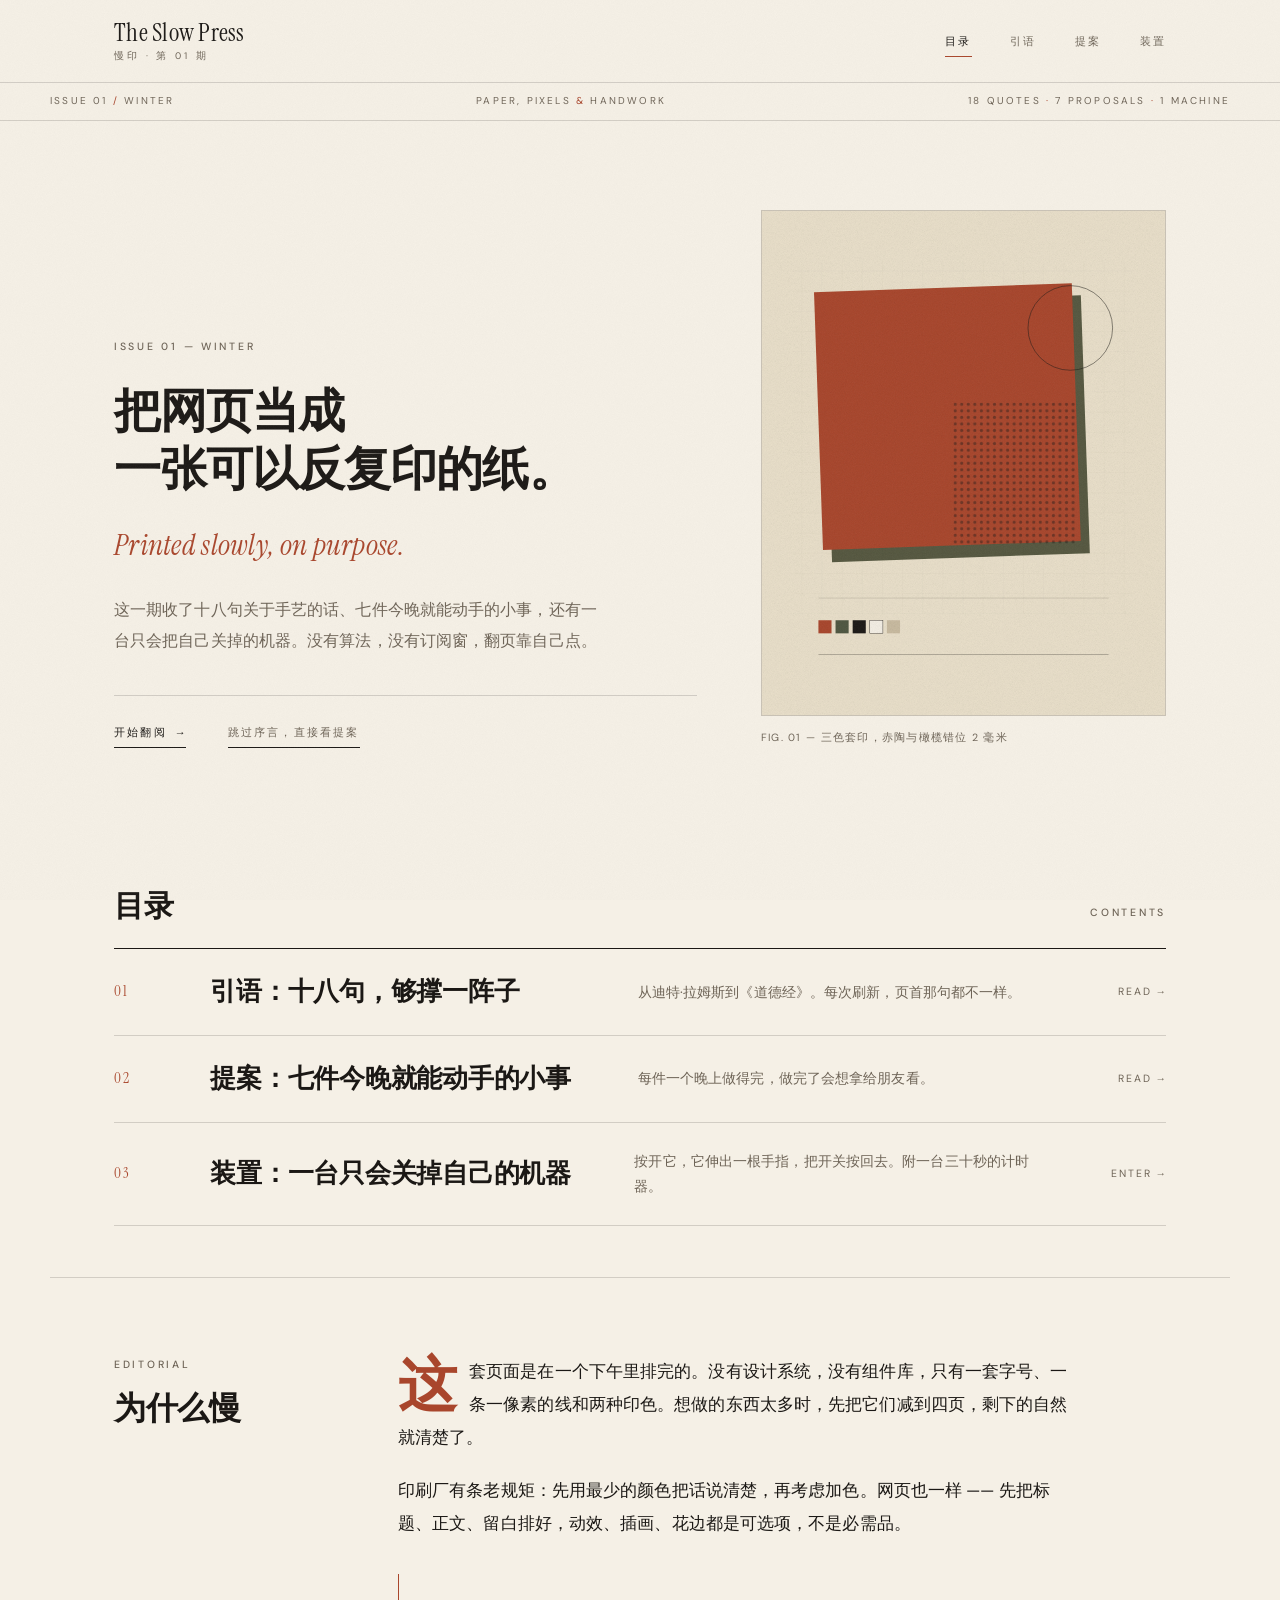
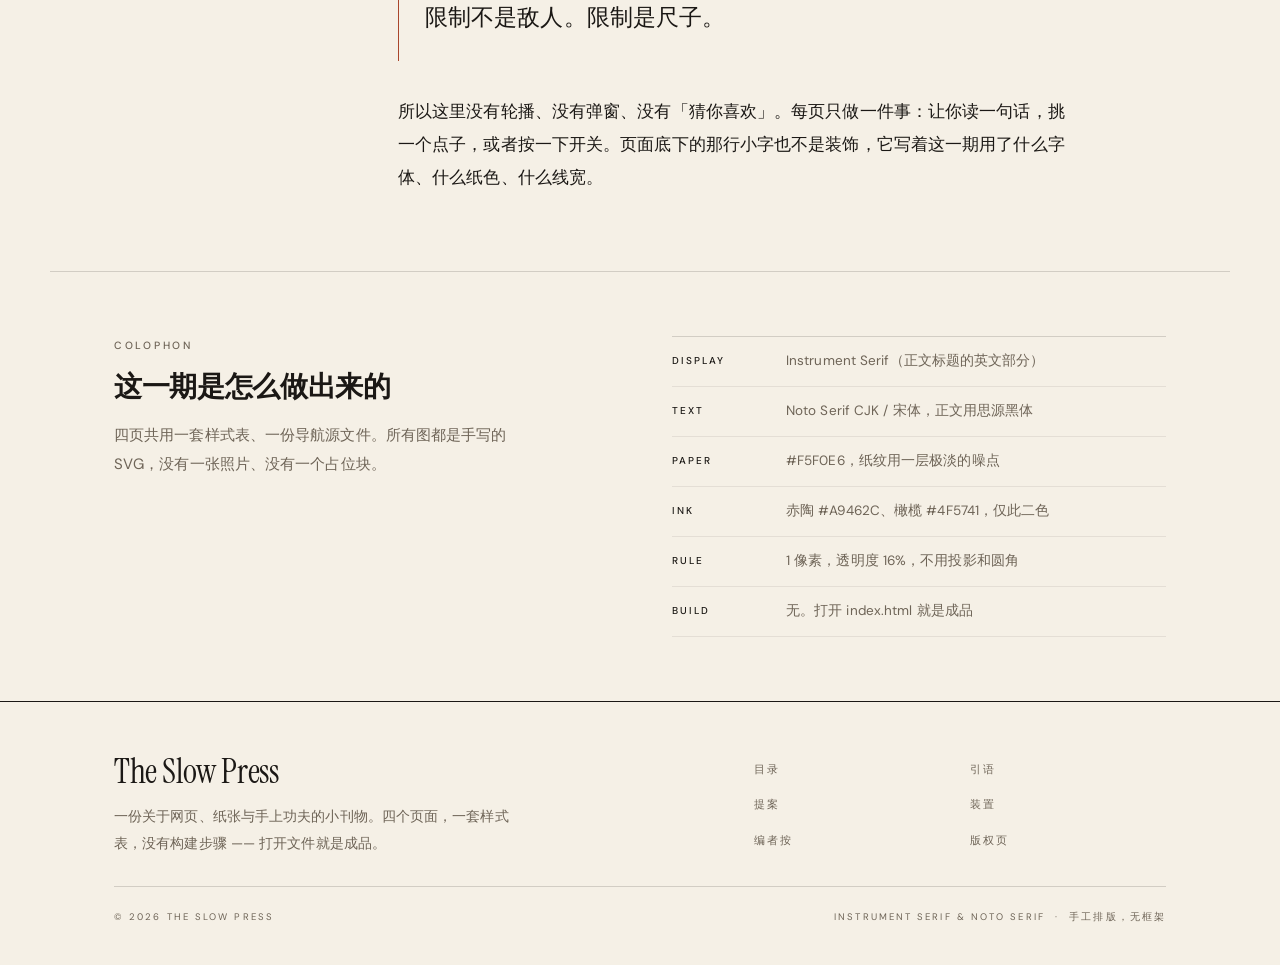
<file: index.html>
<!DOCTYPE html>
<html lang="zh-CN">
<head>
<meta charset="UTF-8">
<meta name="viewport" content="width=device-width, initial-scale=1">
<title>The Slow Press · 慢印</title>
<meta name="description" content="一份关于网页、纸张与手上功夫的小刊物：十八句引语、七件今晚就能动手的小事，和一台只会把自己关掉的机器。">
<meta name="theme-color" content="#F5F0E6">
<link rel="icon" href="assets/favicon.svg" type="image/svg+xml">
<link rel="stylesheet" href="style.css">
</head>
<body>

<div id="site-nav"></div>

<main>

  <!-- ---------- 开篇 ---------- -->
  <section class="shell hero">
    <div class="hero-copy">
      <p class="label rise">Issue 01 — Winter</p>

      <h1 class="rise rise-2">把网页当成<br>一张可以反复印的纸。</h1>

      <p class="hero-en rise rise-3" style="font-family:var(--display);font-style:italic;font-size:clamp(20px,2.3vw,29px);color:var(--terracotta);margin:-6px 0 22px;letter-spacing:.01em;">Printed slowly, on purpose.</p>

      <p class="lede rise rise-3">这一期收了十八句关于手艺的话、七件今晚就能动手的小事，还有一台只会把自己关掉的机器。没有算法，没有订阅窗，翻页靠自己点。</p>

      <div class="hero-bottom rise rise-4">
        <a class="textlink" href="quotes.html">开始翻阅 <span class="arrow" aria-hidden="true">→</span></a>
        <a class="textlink" href="project.html" style="color:var(--muted)">跳过序言，直接看提案</a>
      </div>
    </div>

    <figure class="hero-fig rise rise-3">
      <img src="assets/print-01.svg" width="800" height="1000"
           alt="米色纸面上，一方赤陶色块与一方橄榄色块错位交叠，右下压着半调网点，右上有一圈细线，底部排着四格印刷色标。">
      <figcaption class="figcap">Fig. 01 — 三色套印，赤陶与橄榄错位 2 毫米</figcaption>
    </figure>
  </section>

  <!-- ---------- 目录 ---------- -->
  <section class="shell contents" id="contents">
    <div class="contents-head">
      <h2>目录</h2>
      <p class="label">Contents</p>
    </div>

    <div class="toc">
      <a class="toc-row" href="quotes.html">
        <span class="toc-num">01</span>
        <span class="toc-title">引语：十八句，够撑一阵子</span>
        <span class="toc-desc">从迪特·拉姆斯到《道德经》。每次刷新，页首那句都不一样。</span>
        <span class="toc-go">Read →</span>
      </a>

      <a class="toc-row" href="project.html">
        <span class="toc-num">02</span>
        <span class="toc-title">提案：七件今晚就能动手的小事</span>
        <span class="toc-desc">每件一个晚上做得完，做完了会想拿给朋友看。</span>
        <span class="toc-go">Read →</span>
      </a>

      <a class="toc-row" href="machine.html">
        <span class="toc-num">03</span>
        <span class="toc-title">装置：一台只会关掉自己的机器</span>
        <span class="toc-desc">按开它，它伸出一根手指，把开关按回去。附一台三十秒的计时器。</span>
        <span class="toc-go">Enter →</span>
      </a>
    </div>
  </section>

  <!-- ---------- 编者按 ---------- -->
  <section class="shell editorial" id="editorial">
    <div>
      <p class="label">Editorial</p>
      <h2 style="font-size:clamp(24px,2.6vw,32px);margin-top:16px;">为什么慢</h2>
    </div>

    <div class="editorial-body">
      <p class="drop">这套页面是在一个下午里排完的。没有设计系统，没有组件库，只有一套字号、一条一像素的线和两种印色。想做的东西太多时，先把它们减到四页，剩下的自然就清楚了。</p>

      <p>印刷厂有条老规矩：先用最少的颜色把话说清楚，再考虑加色。网页也一样 —— 先把标题、正文、留白排好，动效、插画、花边都是可选项，不是必需品。</p>

      <blockquote class="pull">限制不是敌人。限制是尺子。</blockquote>

      <p>所以这里没有轮播、没有弹窗、没有「猜你喜欢」。每页只做一件事：让你读一句话，挑一个点子，或者按一下开关。页面底下的那行小字也不是装饰，它写着这一期用了什么字体、什么纸色、什么线宽。</p>
    </div>
  </section>

  <!-- ---------- 版权页 ---------- -->
  <section class="shell afterword" id="colophon">
    <div>
      <p class="label">Colophon</p>
      <h2 style="font-size:clamp(22px,2.4vw,28px);margin:16px 0 18px;">这一期是怎么做出来的</h2>
      <p style="font-size:15px;line-height:1.95;color:var(--muted);max-width:44ch;">四页共用一套样式表、一份导航源文件。所有图都是手写的 SVG，没有一张照片、没有一个占位块。</p>
    </div>

    <div>
      <ul class="device-specs" style="margin-top:0;">
        <li><b>Display</b><span>Instrument Serif（正文标题的英文部分）</span></li>
        <li><b>Text</b><span>Noto Serif CJK / 宋体，正文用思源黑体</span></li>
        <li><b>Paper</b><span>#F5F0E6，纸纹用一层极淡的噪点</span></li>
        <li><b>Ink</b><span>赤陶 #A9462C、橄榄 #4F5741，仅此二色</span></li>
        <li><b>Rule</b><span>1 像素，透明度 16%，不用投影和圆角</span></li>
        <li><b>Build</b><span>无。打开 index.html 就是成品</span></li>
      </ul>
    </div>
  </section>

</main>

<div id="site-foot"></div>

<script src="nav.js"></script>
</body>
</html>
</file>
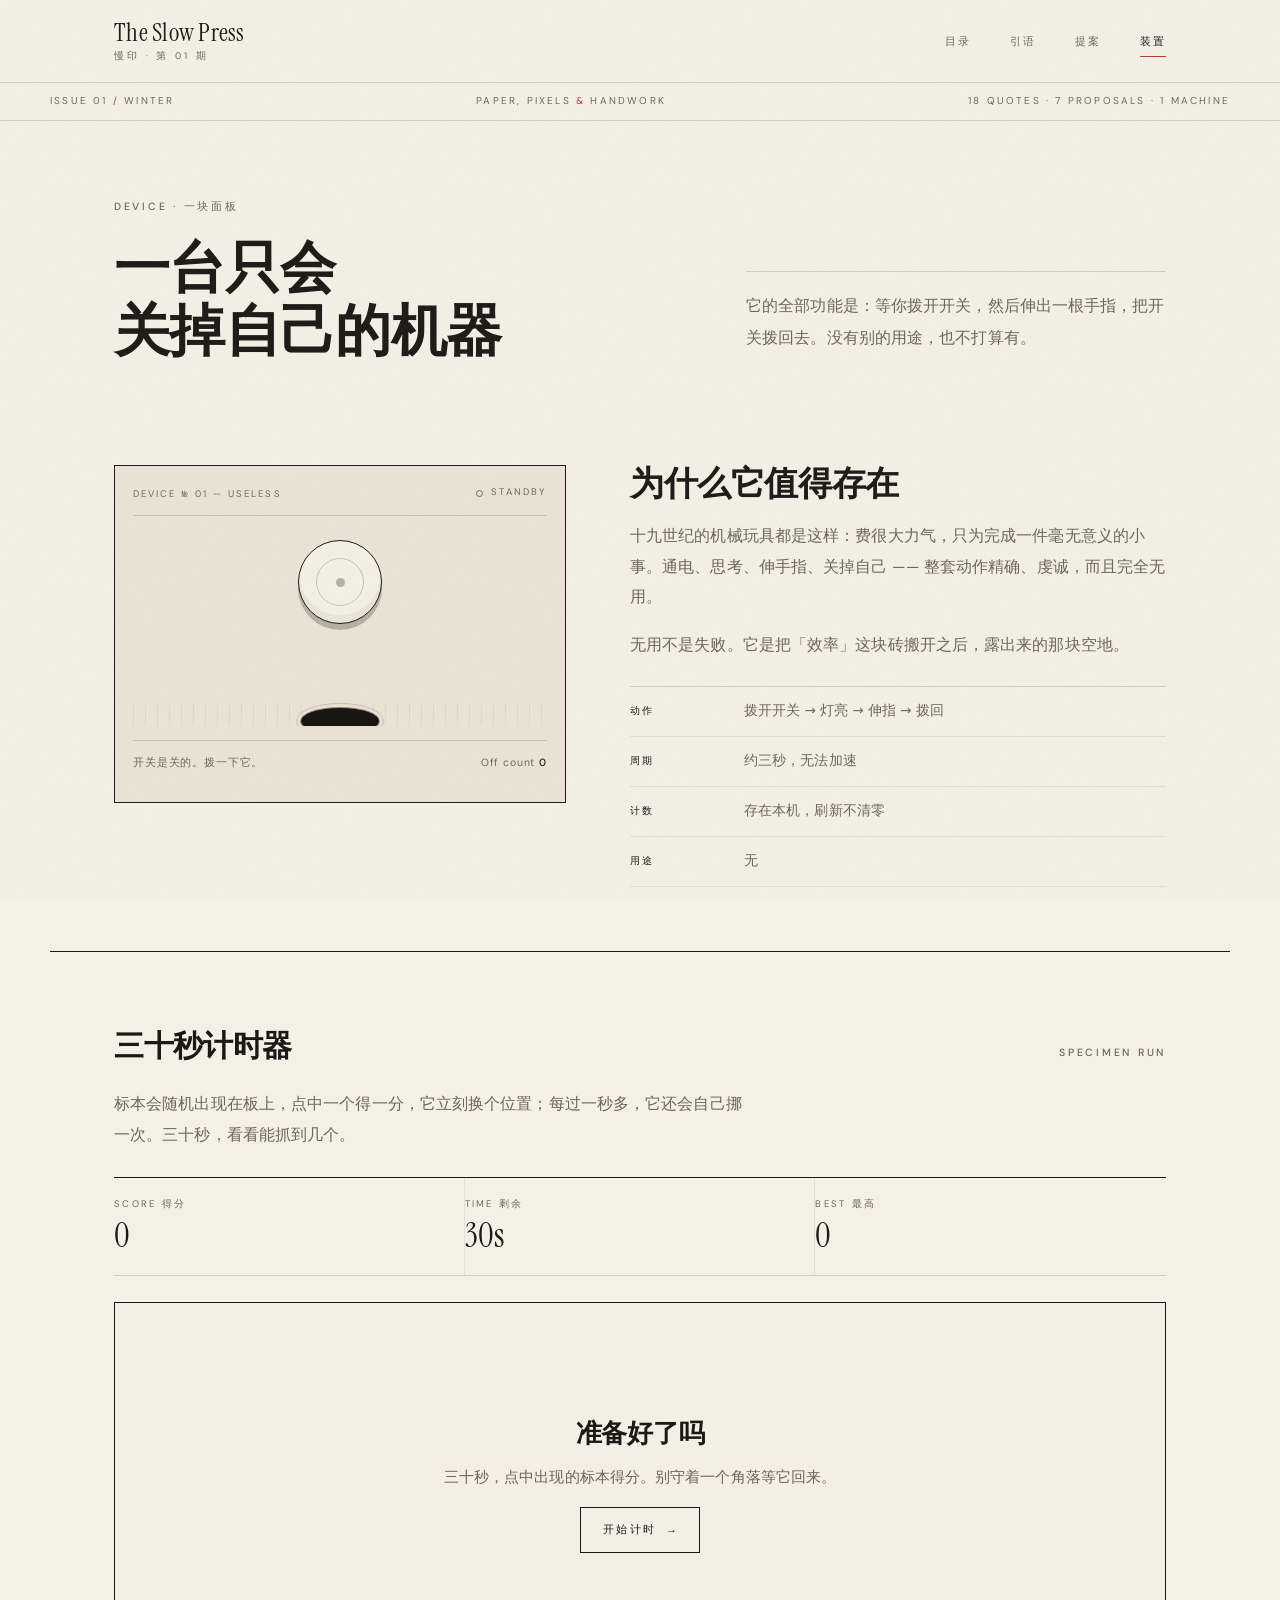
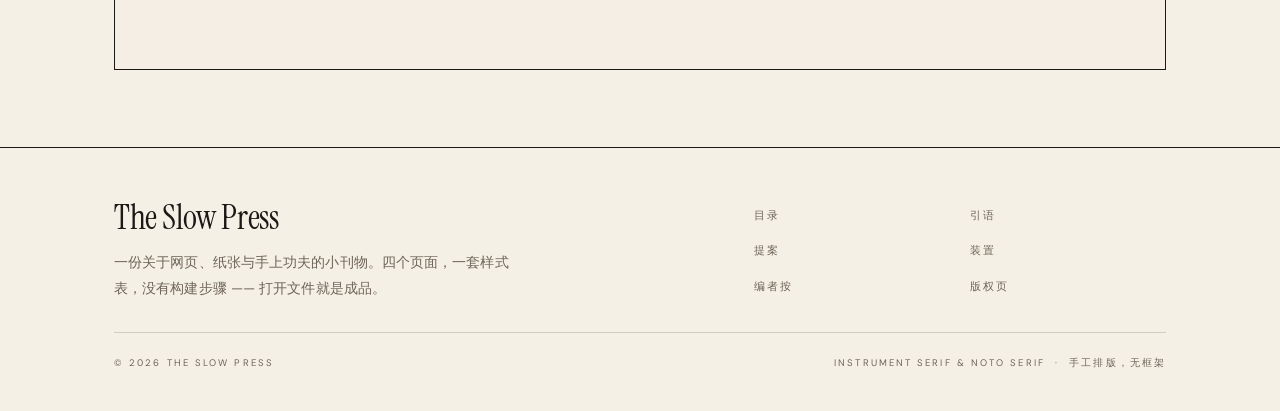
<file: machine.html>
<!DOCTYPE html>
<html lang="zh-CN">
<head>
<meta charset="UTF-8">
<meta name="viewport" content="width=device-width, initial-scale=1">
<title>装置 · The Slow Press</title>
<meta name="description" content="一台只会把自己关掉的机器，以及一台三十秒的计时器：点中出现的标本就得一分。">
<meta name="theme-color" content="#F5F0E6">
<link rel="icon" href="assets/favicon.svg" type="image/svg+xml">
<link rel="stylesheet" href="style.css">
</head>
<body>

<div id="site-nav"></div>

<main>

  <section class="shell page-head">
    <div>
      <p class="label rise">Device <span style="color:var(--terracotta)">·</span> 一块面板</p>
      <h1 class="rise rise-2">一台只会<br>关掉自己的机器</h1>
    </div>
    <div class="page-head-note rise rise-3">
      <p class="lede" style="max-width:none;">它的全部功能是：等你拨开开关，然后伸出一根手指，把开关拨回去。没有别的用途，也不打算有。</p>
    </div>
  </section>

  <!-- ---------- 装置 ---------- -->
  <section class="shell device-layout">

    <div class="device">
      <div class="device-plate">
        <span>Device № 01 — Useless</span>
        <span class="device-lamp" id="lamp"><i aria-hidden="true"></i><span id="lampText">Standby</span></span>
      </div>

      <div class="device-stage">
        <button class="press" id="powerSwitch" type="button" role="switch" aria-checked="false" aria-label="电源按钮">
          <span class="press-face" aria-hidden="true"></span>
        </button>

        <div class="arm" id="arm" aria-hidden="true">
          <div class="arm-finger"><span class="arm-nail"></span></div>
          <div class="arm-cuff"></div>
        </div>

        <div class="port" aria-hidden="true"></div>
      </div>

      <div class="device-readout">
        <span id="statusText" role="status" aria-live="polite">开关是关的。拨一下它。</span>
        <span>Off count <strong id="offCount">0</strong></span>
      </div>
    </div>

    <div class="device-side">
      <h2>为什么它值得存在</h2>
      <p>十九世纪的机械玩具都是这样：费很大力气，只为完成一件毫无意义的小事。通电、思考、伸手指、关掉自己 —— 整套动作精确、虔诚，而且完全无用。</p>
      <p>无用不是失败。它是把「效率」这块砖搬开之后，露出来的那块空地。</p>

      <ul class="device-specs">
        <li><b>动作</b><span>拨开开关 → 灯亮 → 伸指 → 拨回</span></li>
        <li><b>周期</b><span>约三秒，无法加速</span></li>
        <li><b>计数</b><span>存在本机，刷新不清零</span></li>
        <li><b>用途</b><span>无</span></li>
      </ul>
    </div>
  </section>

  <!-- ---------- 计时器 ---------- -->
  <section class="shell experiment" id="experiment">
    <div class="exp-head">
      <h2>三十秒计时器</h2>
      <p class="label">Specimen Run</p>
    </div>

    <p class="lede" style="max-width:58ch;margin-bottom:26px;">标本会随机出现在板上，点中一个得一分，它立刻换个位置；每过一秒多，它还会自己挪一次。三十秒，看看能抓到几个。</p>

    <div class="exp-stats">
      <div class="exp-stat"><span>Score 得分</span><strong id="score">0</strong></div>
      <div class="exp-stat"><span>Time 剩余</span><strong id="time">30s</strong></div>
      <div class="exp-stat"><span>Best 最高</span><strong id="best">0</strong></div>
    </div>

    <div class="arena" id="arena">
      <button class="specimen" id="specimen" type="button" aria-label="点中标本得分" hidden>01</button>

      <div class="arena-veil" id="veil">
        <h3 id="veilTitle">准备好了吗</h3>
        <p id="veilText">三十秒，点中出现的标本得分。别守着一个角落等它回来。</p>
        <button class="btn-line" id="startBtn" type="button">开始计时 <span aria-hidden="true">→</span></button>
      </div>
    </div>
  </section>

</main>

<div id="site-foot"></div>

<script src="nav.js"></script>
<script src="machine.js"></script>
</body>
</html>
</file>
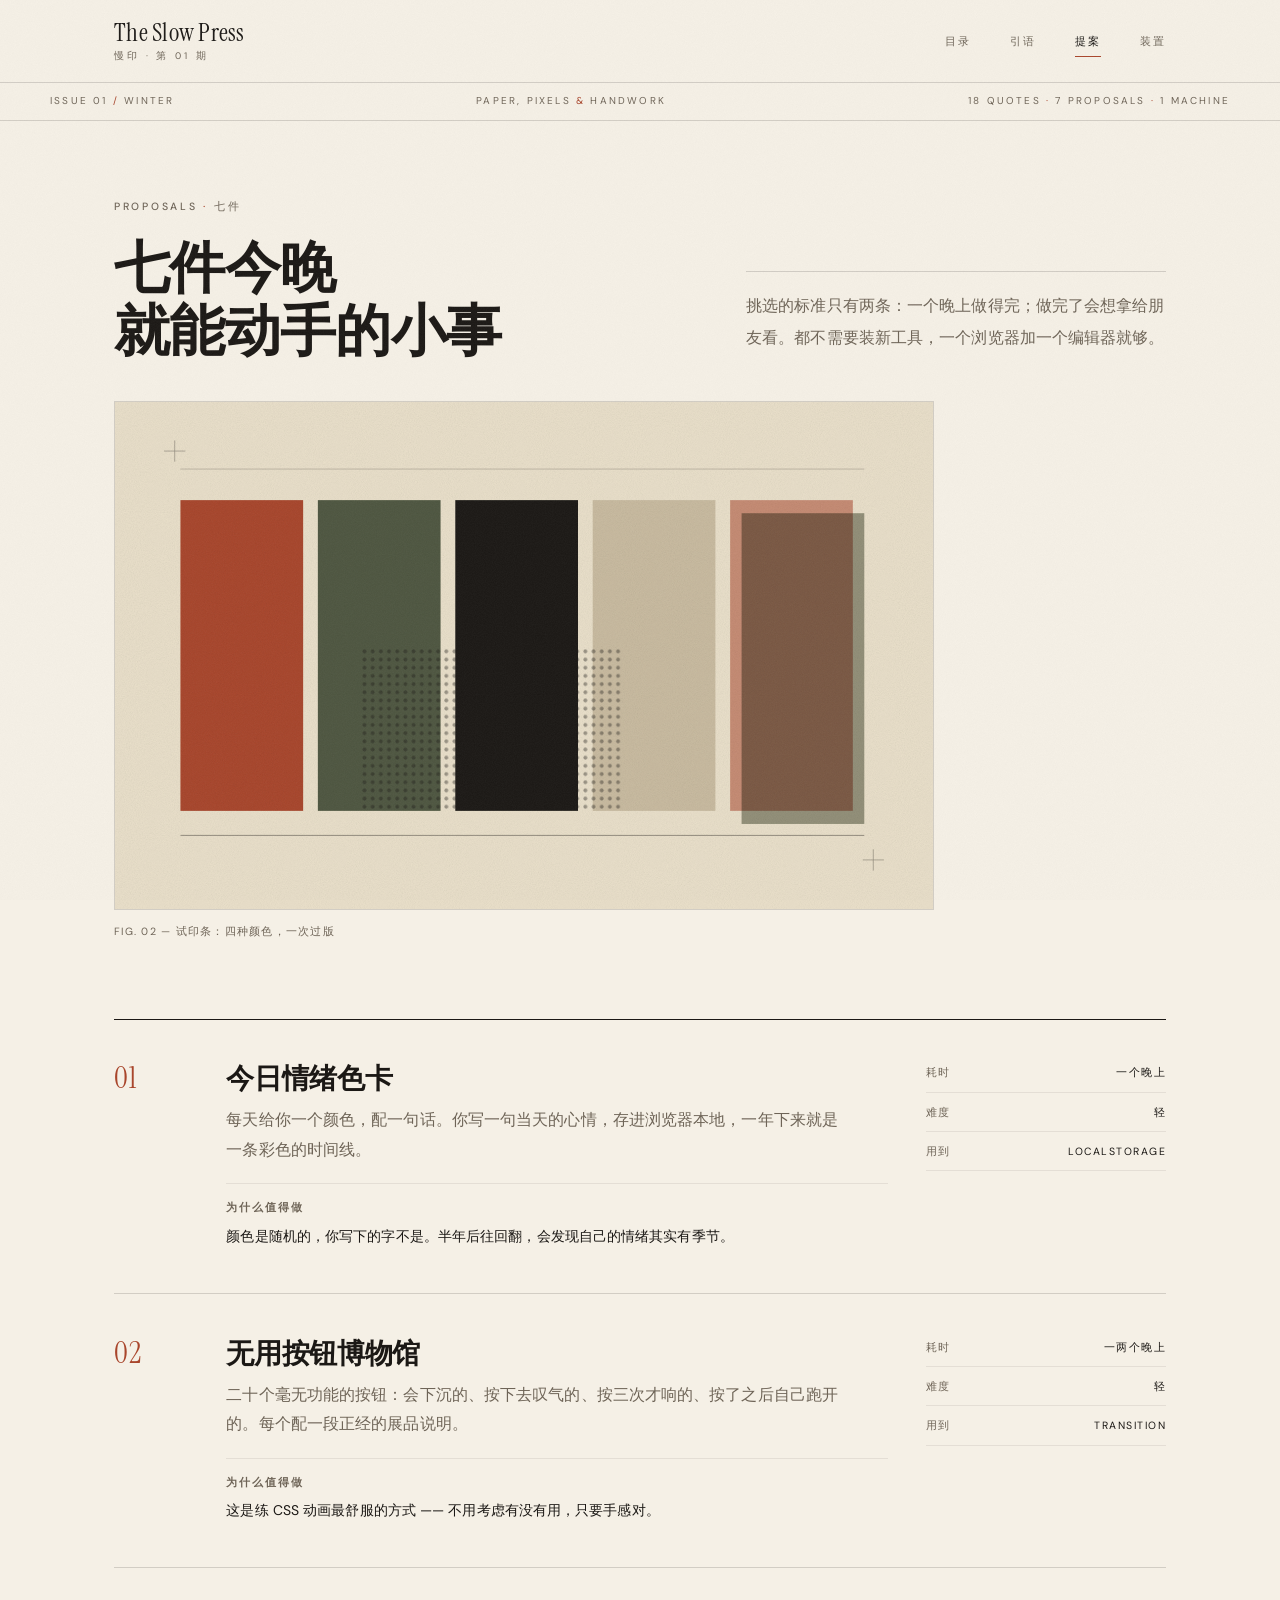
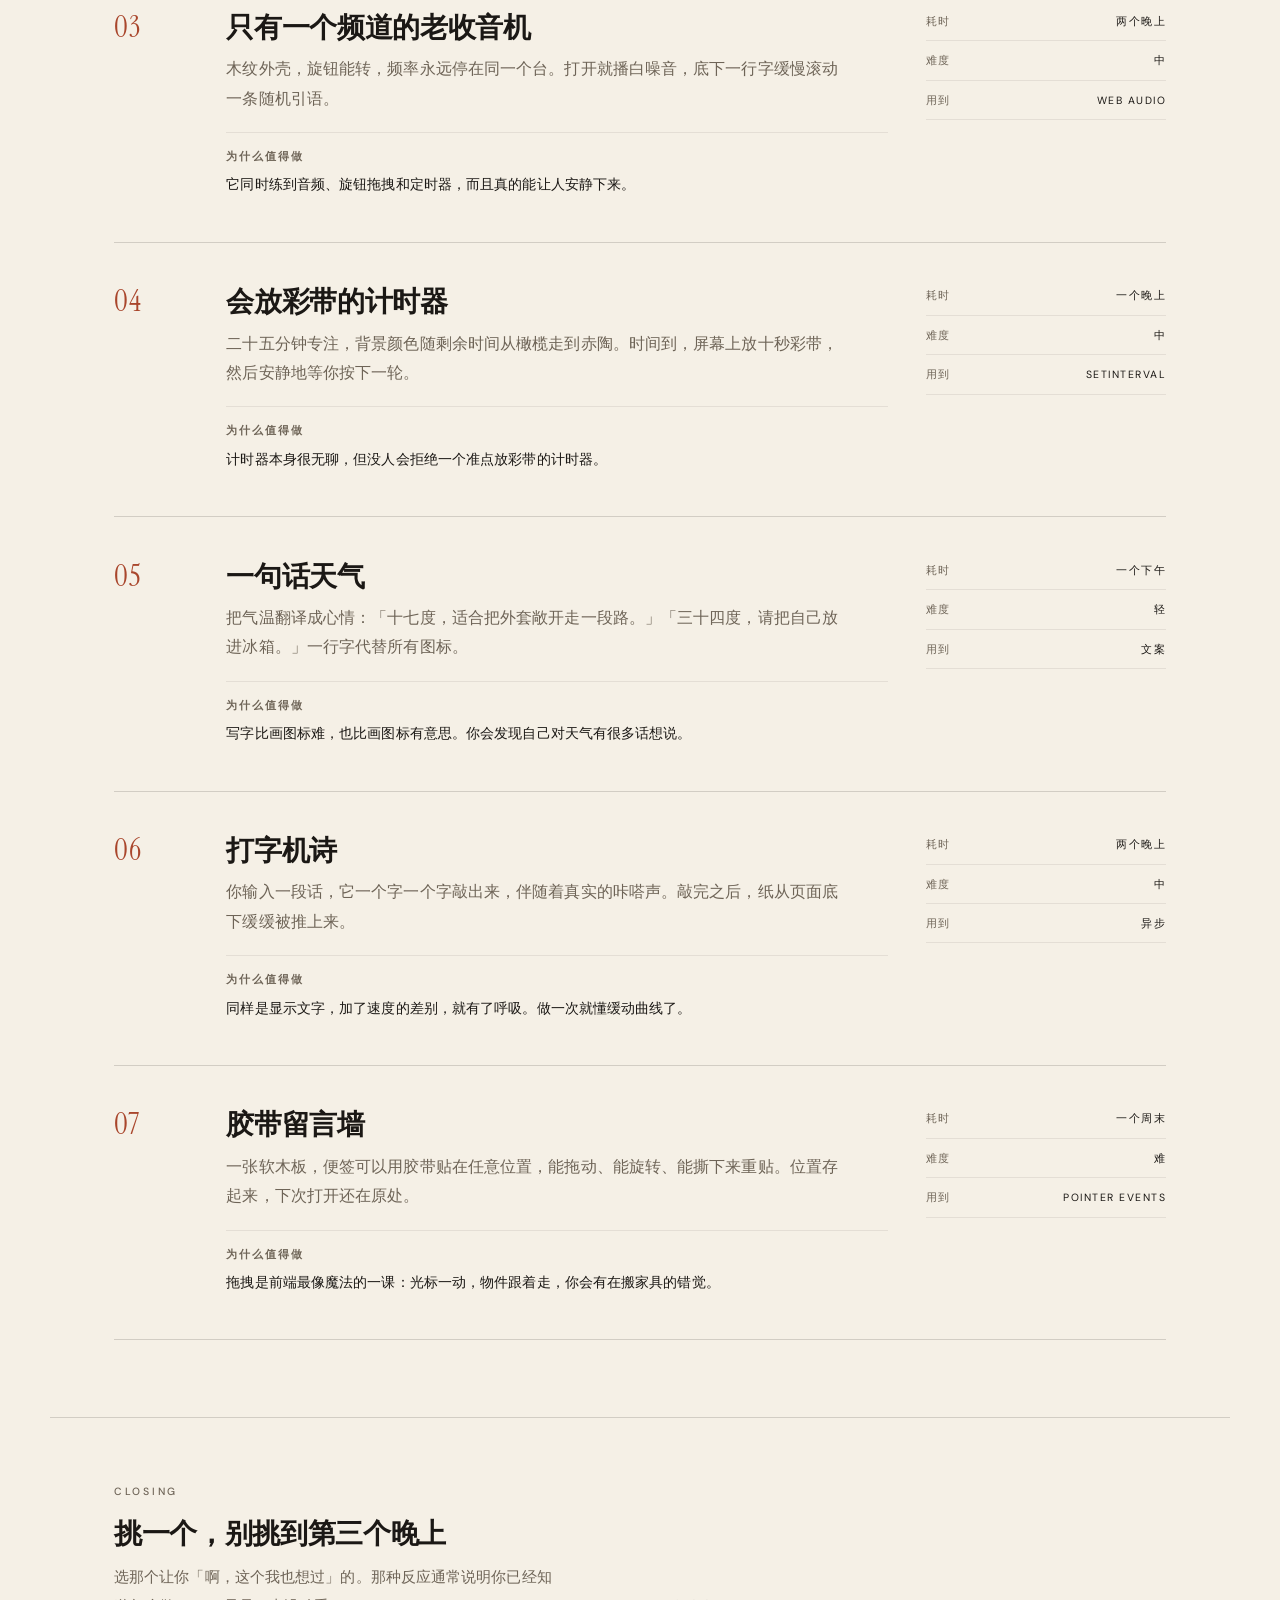
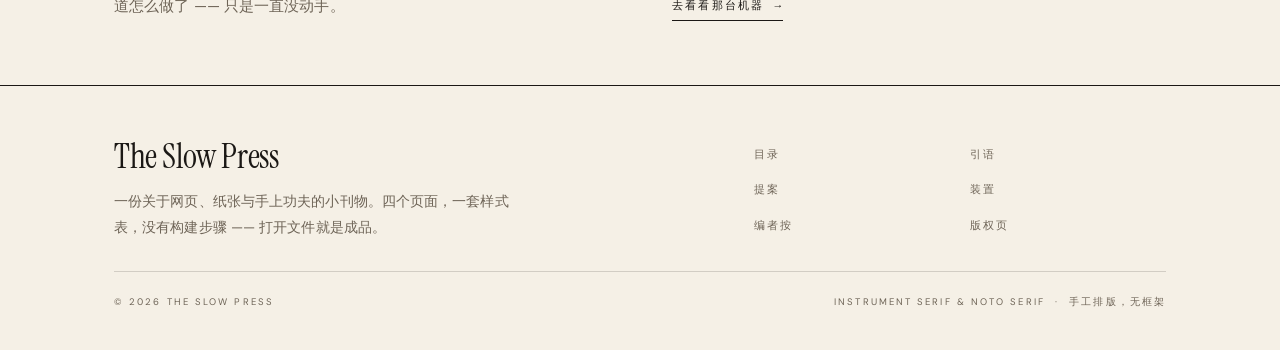
<file: project.html>
<!DOCTYPE html>
<html lang="zh-CN">
<head>
<meta charset="UTF-8">
<meta name="viewport" content="width=device-width, initial-scale=1">
<title>提案 · The Slow Press</title>
<meta name="description" content="七件今晚就能动手的小事：情绪色卡、无用按钮、单频道收音机、会放彩带的计时器、一句话天气、打字机诗和胶带留言墙。">
<meta name="theme-color" content="#F5F0E6">
<link rel="icon" href="assets/favicon.svg" type="image/svg+xml">
<link rel="stylesheet" href="style.css">
</head>
<body>

<div id="site-nav"></div>

<main>

  <section class="shell page-head">
    <div>
      <p class="label rise">Proposals <span style="color:var(--terracotta)">·</span> 七件</p>
      <h1 class="rise rise-2">七件今晚<br>就能动手的小事</h1>
    </div>

    <div class="page-head-note rise rise-3">
      <p class="lede" style="max-width:none;">挑选的标准只有两条：一个晚上做得完；做完了会想拿给朋友看。都不需要装新工具，一个浏览器加一个编辑器就够。</p>
    </div>
  </section>

  <figure class="shell" style="margin:0 auto;padding-inline:var(--gutter);">
    <img src="assets/print-02.svg" width="1000" height="620"
         alt="四条并排色带：赤陶、橄榄、墨黑与浅沙色，右侧两格色带有意错位，交叠处压着半调网点。"
         style="border:1px solid var(--rule);width:100%;max-width:820px;">
    <figcaption class="figcap" style="max-width:820px;">Fig. 02 — 试印条：四种颜色，一次过版</figcaption>
  </figure>

  <section class="shell projects">

    <article class="project-row">
      <span class="project-index">01</span>
      <div class="project-main">
        <h3>今日情绪色卡</h3>
        <p>每天给你一个颜色，配一句话。你写一句当天的心情，存进浏览器本地，一年下来就是一条彩色的时间线。</p>
        <div class="project-note">
          <b>为什么值得做</b>
          颜色是随机的，你写下的字不是。半年后往回翻，会发现自己的情绪其实有季节。
        </div>
      </div>
      <ul class="project-meta">
        <li><span>耗时</span><span>一个晚上</span></li>
        <li><span>难度</span><span>轻</span></li>
        <li><span>用到</span><span>localStorage</span></li>
      </ul>
    </article>

    <article class="project-row">
      <span class="project-index">02</span>
      <div class="project-main">
        <h3>无用按钮博物馆</h3>
        <p>二十个毫无功能的按钮：会下沉的、按下去叹气的、按三次才响的、按了之后自己跑开的。每个配一段正经的展品说明。</p>
        <div class="project-note">
          <b>为什么值得做</b>
          这是练 CSS 动画最舒服的方式 —— 不用考虑有没有用，只要手感对。
        </div>
      </div>
      <ul class="project-meta">
        <li><span>耗时</span><span>一两个晚上</span></li>
        <li><span>难度</span><span>轻</span></li>
        <li><span>用到</span><span>transition</span></li>
      </ul>
    </article>

    <article class="project-row">
      <span class="project-index">03</span>
      <div class="project-main">
        <h3>只有一个频道的老收音机</h3>
        <p>木纹外壳，旋钮能转，频率永远停在同一个台。打开就播白噪音，底下一行字缓慢滚动一条随机引语。</p>
        <div class="project-note">
          <b>为什么值得做</b>
          它同时练到音频、旋钮拖拽和定时器，而且真的能让人安静下来。
        </div>
      </div>
      <ul class="project-meta">
        <li><span>耗时</span><span>两个晚上</span></li>
        <li><span>难度</span><span>中</span></li>
        <li><span>用到</span><span>Web Audio</span></li>
      </ul>
    </article>

    <article class="project-row">
      <span class="project-index">04</span>
      <div class="project-main">
        <h3>会放彩带的计时器</h3>
        <p>二十五分钟专注，背景颜色随剩余时间从橄榄走到赤陶。时间到，屏幕上放十秒彩带，然后安静地等你按下一轮。</p>
        <div class="project-note">
          <b>为什么值得做</b>
          计时器本身很无聊，但没人会拒绝一个准点放彩带的计时器。
        </div>
      </div>
      <ul class="project-meta">
        <li><span>耗时</span><span>一个晚上</span></li>
        <li><span>难度</span><span>中</span></li>
        <li><span>用到</span><span>setInterval</span></li>
      </ul>
    </article>

    <article class="project-row">
      <span class="project-index">05</span>
      <div class="project-main">
        <h3>一句话天气</h3>
        <p>把气温翻译成心情：「十七度，适合把外套敞开走一段路。」「三十四度，请把自己放进冰箱。」一行字代替所有图标。</p>
        <div class="project-note">
          <b>为什么值得做</b>
          写字比画图标难，也比画图标有意思。你会发现自己对天气有很多话想说。
        </div>
      </div>
      <ul class="project-meta">
        <li><span>耗时</span><span>一个下午</span></li>
        <li><span>难度</span><span>轻</span></li>
        <li><span>用到</span><span>文案</span></li>
      </ul>
    </article>

    <article class="project-row">
      <span class="project-index">06</span>
      <div class="project-main">
        <h3>打字机诗</h3>
        <p>你输入一段话，它一个字一个字敲出来，伴随着真实的咔嗒声。敲完之后，纸从页面底下缓缓被推上来。</p>
        <div class="project-note">
          <b>为什么值得做</b>
          同样是显示文字，加了速度的差别，就有了呼吸。做一次就懂缓动曲线了。
        </div>
      </div>
      <ul class="project-meta">
        <li><span>耗时</span><span>两个晚上</span></li>
        <li><span>难度</span><span>中</span></li>
        <li><span>用到</span><span>异步</span></li>
      </ul>
    </article>

    <article class="project-row">
      <span class="project-index">07</span>
      <div class="project-main">
        <h3>胶带留言墙</h3>
        <p>一张软木板，便签可以用胶带贴在任意位置，能拖动、能旋转、能撕下来重贴。位置存起来，下次打开还在原处。</p>
        <div class="project-note">
          <b>为什么值得做</b>
          拖拽是前端最像魔法的一课：光标一动，物件跟着走，你会有在搬家具的错觉。
        </div>
      </div>
      <ul class="project-meta">
        <li><span>耗时</span><span>一个周末</span></li>
        <li><span>难度</span><span>难</span></li>
        <li><span>用到</span><span>Pointer Events</span></li>
      </ul>
    </article>

  </section>

  <section class="shell afterword">
    <div>
      <p class="label">Closing</p>
      <h2 style="font-size:clamp(22px,2.4vw,28px);margin:16px 0 14px;">挑一个，别挑到第三个晚上</h2>
      <p style="font-size:15px;line-height:1.95;color:var(--muted);max-width:44ch;">选那个让你「啊，这个我也想过」的。那种反应通常说明你已经知道怎么做了 —— 只是一直没动手。</p>
    </div>
    <div style="align-self:end;">
      <a class="textlink" href="machine.html">去看看那台机器 <span class="arrow" aria-hidden="true">→</span></a>
    </div>
  </section>

</main>

<div id="site-foot"></div>

<script src="nav.js"></script>
</body>
</html>
</file>
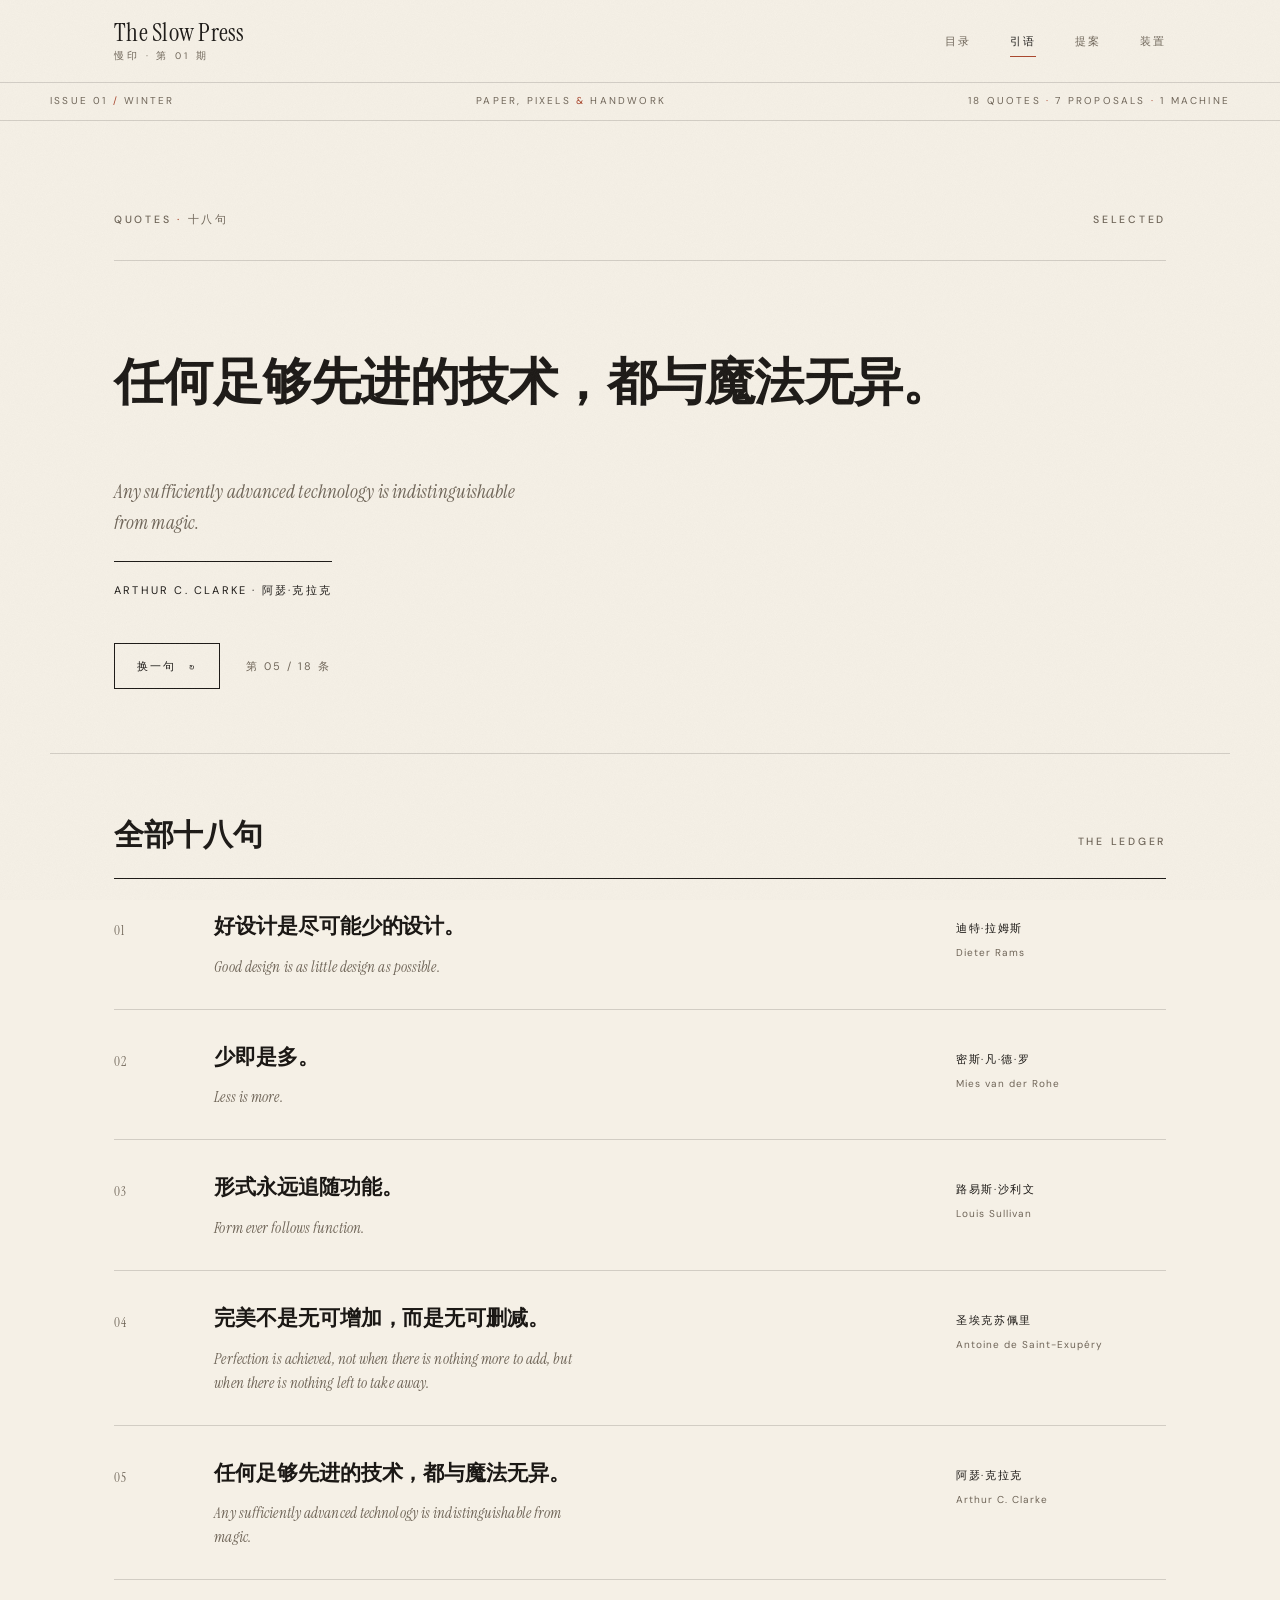
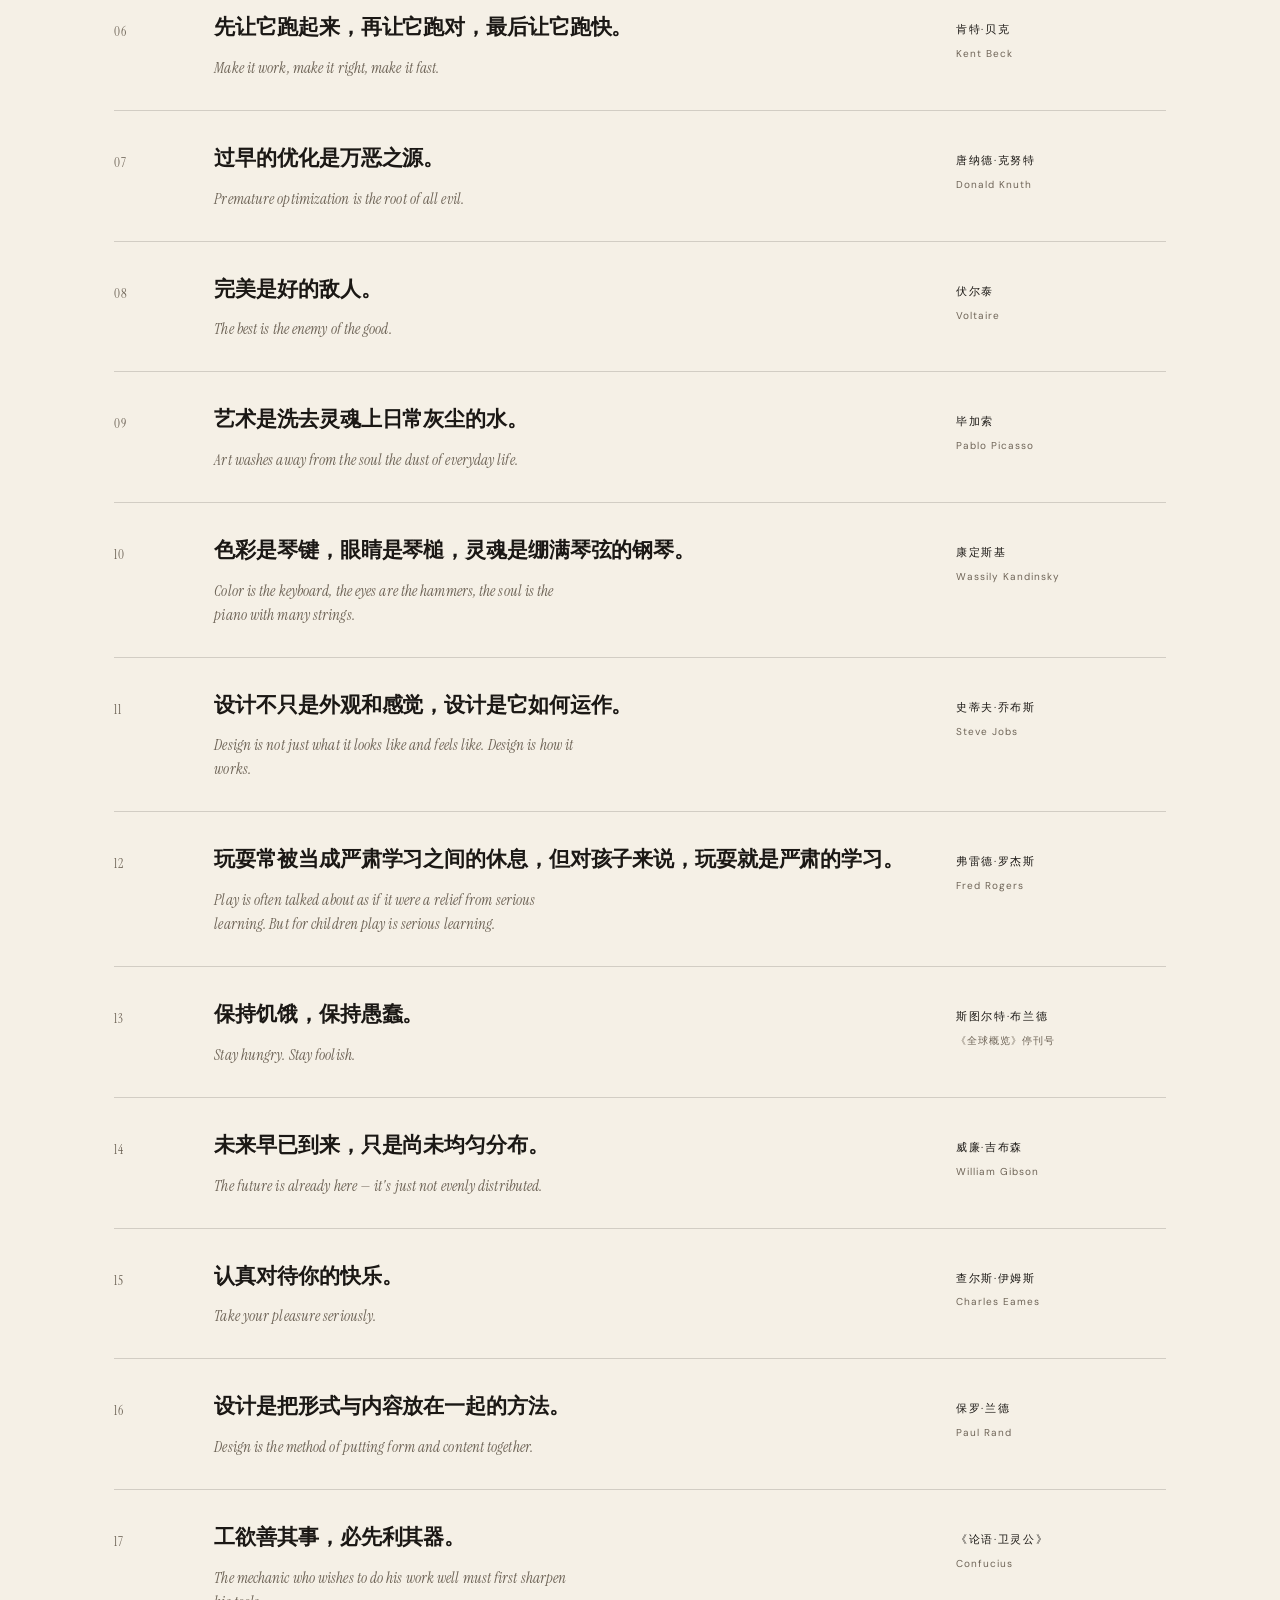
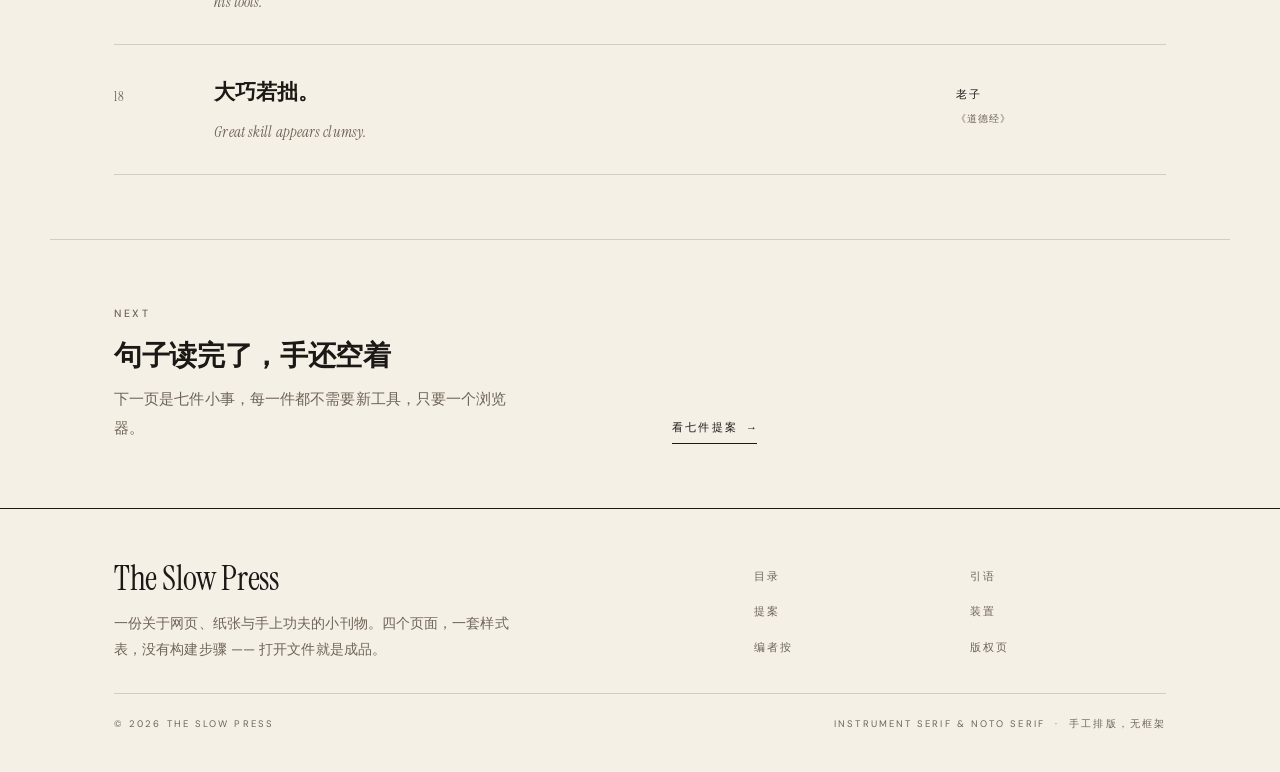
<file: quotes.html>
<!DOCTYPE html>
<html lang="zh-CN">
<head>
<meta charset="UTF-8">
<meta name="viewport" content="width=device-width, initial-scale=1">
<title>引语 · The Slow Press</title>
<meta name="description" content="十八句关于设计、代码与耐心的话。页首那句每次刷新都不一样。">
<meta name="theme-color" content="#F5F0E6">
<link rel="icon" href="assets/favicon.svg" type="image/svg+xml">
<link rel="stylesheet" href="style.css">
</head>
<body>

<div id="site-nav"></div>

<main>

  <!-- ---------- 随机一句 ---------- -->
  <section class="shell quote-stage">
    <div class="quote-stage-top">
      <p class="label">Quotes <span style="color:var(--terracotta)">·</span> 十八句</p>
      <p class="label">Selected</p>
    </div>

    <figure class="quote-figure">
      <blockquote id="heroQuote">好设计是尽可能少的设计。</blockquote>
      <p class="quote-en" id="heroEn">Good design is as little design as possible.</p>
      <span class="quote-by" id="heroBy">Dieter Rams · 迪特·拉姆斯</span>
    </figure>

    <div class="quote-stage-actions">
      <button class="btn-line" id="shuffle" type="button">换一句 <span aria-hidden="true">↻</span></button>
      <span class="quote-index" id="counter">第 01 / 18 条</span>
    </div>
  </section>

  <!-- ---------- 全部 ---------- -->
  <section class="shell quote-ledger">
    <div class="contents-head">
      <h2>全部十八句</h2>
      <p class="label">The Ledger</p>
    </div>

    <div class="ledger">

      <article class="ledger-item"
        data-zh="好设计是尽可能少的设计。"
        data-en="Good design is as little design as possible."
        data-by="Dieter Rams"
        data-by-cn="迪特·拉姆斯">
        <span class="ledger-num">01</span>
        <div class="ledger-body">
          <blockquote>好设计是尽可能少的设计。</blockquote>
          <span class="ledger-en">Good design is as little design as possible.</span>
        </div>
        <div class="ledger-by">迪特·拉姆斯<small>Dieter Rams</small></div>
      </article>

      <article class="ledger-item"
        data-zh="少即是多。"
        data-en="Less is more."
        data-by="Mies van der Rohe"
        data-by-cn="密斯·凡·德·罗">
        <span class="ledger-num">02</span>
        <div class="ledger-body">
          <blockquote>少即是多。</blockquote>
          <span class="ledger-en">Less is more.</span>
        </div>
        <div class="ledger-by">密斯·凡·德·罗<small>Mies van der Rohe</small></div>
      </article>

      <article class="ledger-item"
        data-zh="形式永远追随功能。"
        data-en="Form ever follows function."
        data-by="Louis Sullivan"
        data-by-cn="路易斯·沙利文">
        <span class="ledger-num">03</span>
        <div class="ledger-body">
          <blockquote>形式永远追随功能。</blockquote>
          <span class="ledger-en">Form ever follows function.</span>
        </div>
        <div class="ledger-by">路易斯·沙利文<small>Louis Sullivan</small></div>
      </article>

      <article class="ledger-item"
        data-zh="完美不是无可增加，而是无可删减。"
        data-en="Perfection is achieved, not when there is nothing more to add, but when there is nothing left to take away."
        data-by="Antoine de Saint-Exupéry"
        data-by-cn="圣埃克苏佩里">
        <span class="ledger-num">04</span>
        <div class="ledger-body">
          <blockquote>完美不是无可增加，而是无可删减。</blockquote>
          <span class="ledger-en">Perfection is achieved, not when there is nothing more to add, but when there is nothing left to take away.</span>
        </div>
        <div class="ledger-by">圣埃克苏佩里<small>Antoine de Saint-Exupéry</small></div>
      </article>

      <article class="ledger-item"
        data-zh="任何足够先进的技术，都与魔法无异。"
        data-en="Any sufficiently advanced technology is indistinguishable from magic."
        data-by="Arthur C. Clarke"
        data-by-cn="阿瑟·克拉克">
        <span class="ledger-num">05</span>
        <div class="ledger-body">
          <blockquote>任何足够先进的技术，都与魔法无异。</blockquote>
          <span class="ledger-en">Any sufficiently advanced technology is indistinguishable from magic.</span>
        </div>
        <div class="ledger-by">阿瑟·克拉克<small>Arthur C. Clarke</small></div>
      </article>

      <article class="ledger-item"
        data-zh="先让它跑起来，再让它跑对，最后让它跑快。"
        data-en="Make it work, make it right, make it fast."
        data-by="Kent Beck"
        data-by-cn="肯特·贝克">
        <span class="ledger-num">06</span>
        <div class="ledger-body">
          <blockquote>先让它跑起来，再让它跑对，最后让它跑快。</blockquote>
          <span class="ledger-en">Make it work, make it right, make it fast.</span>
        </div>
        <div class="ledger-by">肯特·贝克<small>Kent Beck</small></div>
      </article>

      <article class="ledger-item"
        data-zh="过早的优化是万恶之源。"
        data-en="Premature optimization is the root of all evil."
        data-by="Donald Knuth"
        data-by-cn="唐纳德·克努特">
        <span class="ledger-num">07</span>
        <div class="ledger-body">
          <blockquote>过早的优化是万恶之源。</blockquote>
          <span class="ledger-en">Premature optimization is the root of all evil.</span>
        </div>
        <div class="ledger-by">唐纳德·克努特<small>Donald Knuth</small></div>
      </article>

      <article class="ledger-item"
        data-zh="完美是好的敌人。"
        data-en="The best is the enemy of the good."
        data-by="Voltaire"
        data-by-cn="伏尔泰">
        <span class="ledger-num">08</span>
        <div class="ledger-body">
          <blockquote>完美是好的敌人。</blockquote>
          <span class="ledger-en">The best is the enemy of the good.</span>
        </div>
        <div class="ledger-by">伏尔泰<small>Voltaire</small></div>
      </article>

      <article class="ledger-item"
        data-zh="艺术是洗去灵魂上日常灰尘的水。"
        data-en="Art washes away from the soul the dust of everyday life."
        data-by="Pablo Picasso"
        data-by-cn="毕加索">
        <span class="ledger-num">09</span>
        <div class="ledger-body">
          <blockquote>艺术是洗去灵魂上日常灰尘的水。</blockquote>
          <span class="ledger-en">Art washes away from the soul the dust of everyday life.</span>
        </div>
        <div class="ledger-by">毕加索<small>Pablo Picasso</small></div>
      </article>

      <article class="ledger-item"
        data-zh="色彩是琴键，眼睛是琴槌，灵魂是绷满琴弦的钢琴。"
        data-en="Color is the keyboard, the eyes are the hammers, the soul is the piano with many strings."
        data-by="Wassily Kandinsky"
        data-by-cn="康定斯基">
        <span class="ledger-num">10</span>
        <div class="ledger-body">
          <blockquote>色彩是琴键，眼睛是琴槌，灵魂是绷满琴弦的钢琴。</blockquote>
          <span class="ledger-en">Color is the keyboard, the eyes are the hammers, the soul is the piano with many strings.</span>
        </div>
        <div class="ledger-by">康定斯基<small>Wassily Kandinsky</small></div>
      </article>

      <article class="ledger-item"
        data-zh="设计不只是外观和感觉，设计是它如何运作。"
        data-en="Design is not just what it looks like and feels like. Design is how it works."
        data-by="Steve Jobs"
        data-by-cn="史蒂夫·乔布斯">
        <span class="ledger-num">11</span>
        <div class="ledger-body">
          <blockquote>设计不只是外观和感觉，设计是它如何运作。</blockquote>
          <span class="ledger-en">Design is not just what it looks like and feels like. Design is how it works.</span>
        </div>
        <div class="ledger-by">史蒂夫·乔布斯<small>Steve Jobs</small></div>
      </article>

      <article class="ledger-item"
        data-zh="玩耍常被当成严肃学习之间的休息，但对孩子来说，玩耍就是严肃的学习。"
        data-en="Play is often talked about as if it were a relief from serious learning. But for children play is serious learning."
        data-by="Fred Rogers"
        data-by-cn="弗雷德·罗杰斯">
        <span class="ledger-num">12</span>
        <div class="ledger-body">
          <blockquote>玩耍常被当成严肃学习之间的休息，但对孩子来说，玩耍就是严肃的学习。</blockquote>
          <span class="ledger-en">Play is often talked about as if it were a relief from serious learning. But for children play is serious learning.</span>
        </div>
        <div class="ledger-by">弗雷德·罗杰斯<small>Fred Rogers</small></div>
      </article>

      <article class="ledger-item"
        data-zh="保持饥饿，保持愚蠢。"
        data-en="Stay hungry. Stay foolish."
        data-by="Stewart Brand"
        data-by-cn="斯图尔特·布兰德">
        <span class="ledger-num">13</span>
        <div class="ledger-body">
          <blockquote>保持饥饿，保持愚蠢。</blockquote>
          <span class="ledger-en">Stay hungry. Stay foolish.</span>
        </div>
        <div class="ledger-by">斯图尔特·布兰德<small>《全球概览》停刊号</small></div>
      </article>

      <article class="ledger-item"
        data-zh="未来早已到来，只是尚未均匀分布。"
        data-en="The future is already here — it's just not evenly distributed."
        data-by="William Gibson"
        data-by-cn="威廉·吉布森">
        <span class="ledger-num">14</span>
        <div class="ledger-body">
          <blockquote>未来早已到来，只是尚未均匀分布。</blockquote>
          <span class="ledger-en">The future is already here — it's just not evenly distributed.</span>
        </div>
        <div class="ledger-by">威廉·吉布森<small>William Gibson</small></div>
      </article>

      <article class="ledger-item"
        data-zh="认真对待你的快乐。"
        data-en="Take your pleasure seriously."
        data-by="Charles Eames"
        data-by-cn="查尔斯·伊姆斯">
        <span class="ledger-num">15</span>
        <div class="ledger-body">
          <blockquote>认真对待你的快乐。</blockquote>
          <span class="ledger-en">Take your pleasure seriously.</span>
        </div>
        <div class="ledger-by">查尔斯·伊姆斯<small>Charles Eames</small></div>
      </article>

      <article class="ledger-item"
        data-zh="设计是把形式与内容放在一起的方法。"
        data-en="Design is the method of putting form and content together."
        data-by="Paul Rand"
        data-by-cn="保罗·兰德">
        <span class="ledger-num">16</span>
        <div class="ledger-body">
          <blockquote>设计是把形式与内容放在一起的方法。</blockquote>
          <span class="ledger-en">Design is the method of putting form and content together.</span>
        </div>
        <div class="ledger-by">保罗·兰德<small>Paul Rand</small></div>
      </article>

      <article class="ledger-item"
        data-zh="工欲善其事，必先利其器。"
        data-en="The mechanic who wishes to do his work well must first sharpen his tools."
        data-by="《论语·卫灵公》"
        data-by-cn="孔子">
        <span class="ledger-num">17</span>
        <div class="ledger-body">
          <blockquote>工欲善其事，必先利其器。</blockquote>
          <span class="ledger-en">The mechanic who wishes to do his work well must first sharpen his tools.</span>
        </div>
        <div class="ledger-by">《论语·卫灵公》<small>Confucius</small></div>
      </article>

      <article class="ledger-item"
        data-zh="大巧若拙。"
        data-en="Great skill appears clumsy."
        data-by="Laozi"
        data-by-cn="老子">
        <span class="ledger-num">18</span>
        <div class="ledger-body">
          <blockquote>大巧若拙。</blockquote>
          <span class="ledger-en">Great skill appears clumsy.</span>
        </div>
        <div class="ledger-by">老子<small>《道德经》</small></div>
      </article>

    </div>
  </section>

  <section class="shell afterword">
    <div>
      <p class="label">Next</p>
      <h2 style="font-size:clamp(22px,2.4vw,28px);margin:16px 0 14px;">句子读完了，手还空着</h2>
      <p style="font-size:15px;line-height:1.95;color:var(--muted);max-width:40ch;">下一页是七件小事，每一件都不需要新工具，只要一个浏览器。</p>
    </div>
    <div style="align-self:end;">
      <a class="textlink" href="project.html">看七件提案 <span class="arrow" aria-hidden="true">→</span></a>
    </div>
  </section>

</main>

<div id="site-foot"></div>

<script src="nav.js"></script>
<script>
/* 页首随机引语：数据只来自页面上的列表，
   没有 JS 时页首保留 HTML 里写好的第一条，页面依然完整。 */
(function () {
  'use strict';

  var items = Array.prototype.slice.call(document.querySelectorAll('.ledger-item'));
  var quoteEl = document.getElementById('heroQuote');
  var enEl = document.getElementById('heroEn');
  var byEl = document.getElementById('heroBy');
  var counter = document.getElementById('counter');
  var btn = document.getElementById('shuffle');

  if (!items.length || !quoteEl || !btn) return;

  var current = -1;

  function pad(n) { return n < 10 ? '0' + n : '' + n; }

  function show(i) {
    var el = items[i];
    quoteEl.style.opacity = '0';
    window.setTimeout(function () {
      quoteEl.textContent = el.dataset.zh;
      enEl.textContent = el.dataset.en;
      byEl.textContent = el.dataset.by + ' · ' + el.dataset.byCn;
      counter.textContent = '第 ' + pad(i + 1) + ' / ' + items.length + ' 条';
      quoteEl.style.opacity = '1';
    }, 160);
  }

  function next() {
    var n = current;
    while (items.length > 1 && n === current) {
      n = Math.floor(Math.random() * items.length);
    }
    if (items.length === 1) n = 0;
    current = n;
    show(current);
  }

  btn.addEventListener('click', next);
  next();
})();
</script>
</body>
</html>
</file>
<file: style.css>
/* ============================================================
   THE SLOW PRESS · 慢印
   ------------------------------------------------------------
   一份印刷刊物式的网页。原则：
   1. 只有纸色、墨色和两个印色（赤陶 / 橄榄）。
   2. 分隔用 1px 细线，不用粗边、不用圆角、不用投影。
   3. 层次靠字号、字距与留白，不靠颜色和装饰。
   4. 动效只做淡入与轻微位移，时长 0.4s 以上。
   ============================================================ */

/* ---------- 0. 字体 ---------- */
@font-face {
  font-family: 'Instrument Serif';
  font-style: normal;
  font-weight: 400;
  font-display: swap;
  src: url('assets/fonts/instrument-serif.woff2') format('woff2');
}

@font-face {
  font-family: 'Instrument Serif';
  font-style: italic;
  font-weight: 400;
  font-display: swap;
  src: url('assets/fonts/instrument-serif-italic.woff2') format('woff2');
}

@font-face {
  font-family: 'DM Sans';
  font-style: normal;
  font-weight: 300 700;
  font-display: swap;
  src: url('assets/fonts/dm-sans.woff2') format('woff2');
}

/* ---------- 1. 变量 ---------- */
:root {
  --paper: #F5F0E6;
  --paper-deep: #EBE3D4;
  --ink: #1B1815;
  --muted: #6E6457;
  --terracotta: #A9462C;
  --olive: #4F5741;
  --rule: rgba(27, 24, 21, .16);
  --rule-soft: rgba(27, 24, 21, .08);

  --serif: 'Songti SC', 'Source Han Serif SC', 'Noto Serif CJK SC', 'STSong', 'SimSun', Georgia, serif;
  --display: 'Instrument Serif', 'Songti SC', 'Source Han Serif SC', 'Noto Serif CJK SC', Georgia, serif;
  --sans: 'PingFang SC', 'Hiragino Sans GB', 'Noto Sans CJK SC', 'Microsoft YaHei', 'DM Sans', system-ui, sans-serif;
  --mono: 'DM Sans', ui-monospace, 'SFMono-Regular', Menlo, monospace;

  --shell: 1180px;
  --gutter: clamp(20px, 5vw, 64px);
}

/* ---------- 2. 基础 ---------- */
*,
*::before,
*::after { box-sizing: border-box; }

html {
  -webkit-text-size-adjust: 100%;
  scroll-behavior: smooth;
  overflow-x: hidden;
}

body {
  margin: 0;
  background: var(--paper);
  color: var(--ink);
  font-family: var(--sans);
  font-size: 16px;
  font-weight: 400;
  line-height: 1.85;
  letter-spacing: .006em;
  overflow-x: hidden;
  -webkit-font-smoothing: antialiased;
  text-rendering: optimizeLegibility;
}

/* 纸张颗粒，极淡 */
body::before {
  content: "";
  position: fixed;
  inset: 0;
  z-index: 9000;
  pointer-events: none;
  opacity: .5;
  background-image: url("data:image/svg+xml,%3Csvg xmlns='http://www.w3.org/2000/svg' width='200' height='200'%3E%3Cfilter id='g'%3E%3CfeTurbulence type='fractalNoise' baseFrequency='0.9' numOctaves='4'/%3E%3CfeColorMatrix type='saturate' values='0'/%3E%3C/filter%3E%3Crect width='200' height='200' filter='url(%23g)' opacity='0.10'/%3E%3C/svg%3E");
}

img { display: block; max-width: 100%; height: auto; }

[hidden] { display: none !important; }

a { color: inherit; }

::selection {
  background: var(--terracotta);
  color: var(--paper);
}

:focus-visible {
  outline: 1px solid var(--terracotta);
  outline-offset: 4px;
}

/* ---------- 3. 排印基元 ---------- */
.shell {
  width: 100%;
  max-width: var(--shell);
  margin: 0 auto;
  padding-inline: var(--gutter);
}

h1, h2, h3, h4 {
  font-family: var(--serif);
  font-weight: 600;
  letter-spacing: -.012em;
  line-height: 1.12;
  margin: 0;
}

p { margin: 0 0 1.15em; }
p:last-child { margin-bottom: 0; }

.label {
  font-family: var(--mono);
  font-size: 10.5px;
  font-weight: 500;
  letter-spacing: .26em;
  text-transform: uppercase;
  color: var(--muted);
  margin: 0;
}

.label--ink { color: var(--ink); }

.rule {
  height: 1px;
  background: var(--rule);
  border: 0;
  margin: 0;
}

.lede {
  font-size: clamp(15.5px, 1.25vw, 17px);
  line-height: 1.95;
  color: var(--muted);
  max-width: 44ch;
}

.quiet { color: var(--muted); }

.figcap {
  font-family: var(--mono);
  font-size: 10.5px;
  letter-spacing: .12em;
  color: var(--muted);
  margin-top: 12px;
  text-transform: uppercase;
}

/* 文字链接：下划线由短变长 */
.textlink {
  display: inline-flex;
  align-items: center;
  gap: 10px;
  font-family: var(--mono);
  font-size: 11px;
  font-weight: 500;
  letter-spacing: .2em;
  text-transform: uppercase;
  text-decoration: none;
  color: var(--ink);
  padding-bottom: 6px;
  position: relative;
}

.textlink::after {
  content: "";
  position: absolute;
  left: 0;
  bottom: 0;
  height: 1px;
  width: 100%;
  background: var(--ink);
  transform-origin: left;
  transition: transform .45s cubic-bezier(.2, .7, .2, 1);
}

.textlink:hover::after { transform: scaleX(.35); }
.textlink .arrow { transition: transform .45s cubic-bezier(.2, .7, .2, 1); }
.textlink:hover .arrow { transform: translateX(4px); }

/* 细线按钮（换一句等） */
.btn-line {
  display: inline-flex;
  align-items: center;
  gap: 12px;
  min-height: 46px;
  padding: 0 22px;
  background: transparent;
  border: 1px solid var(--ink);
  border-radius: 0;
  color: var(--ink);
  font-family: var(--mono);
  font-size: 11px;
  font-weight: 500;
  letter-spacing: .2em;
  text-transform: uppercase;
  cursor: pointer;
  transition: background .35s ease, color .35s ease, border-color .35s ease;
}

.btn-line:hover {
  background: var(--ink);
  color: var(--paper);
}

/* ---------- 4. 导航 ---------- */
.site-head {
  position: sticky;
  top: 0;
  z-index: 100;
  background: rgba(245, 240, 230, .92);
  backdrop-filter: blur(8px);
  border-bottom: 1px solid var(--rule);
}

.site-head-inner {
  display: flex;
  align-items: center;
  justify-content: space-between;
  gap: 24px;
  min-height: 82px;
  padding-block: 14px;
}

.wordmark {
  display: block;
  text-decoration: none;
  line-height: 1;
}

.wordmark-mark {
  display: block;
  font-family: var(--display);
  font-size: 25px;
  letter-spacing: .01em;
  color: var(--ink);
}

.wordmark-sub {
  display: block;
  margin-top: 7px;
  font-family: var(--mono);
  font-size: 9.5px;
  letter-spacing: .3em;
  text-transform: uppercase;
  color: var(--muted);
}

.nav-list {
  display: flex;
  align-items: center;
  gap: clamp(18px, 3vw, 42px);
  margin: 0;
  padding: 0;
  list-style: none;
}

.nav-list a {
  position: relative;
  display: inline-block;
  padding: 6px 0;
  font-family: var(--mono);
  font-size: 11px;
  letter-spacing: .2em;
  text-transform: uppercase;
  text-decoration: none;
  color: var(--muted);
  transition: color .3s ease;
}

.nav-list a::after {
  content: "";
  position: absolute;
  left: 0;
  bottom: 0;
  width: 100%;
  height: 1px;
  background: var(--ink);
  transform: scaleX(0);
  transform-origin: left;
  transition: transform .4s cubic-bezier(.2, .7, .2, 1);
}

.nav-list a:hover { color: var(--ink); }
.nav-list a:hover::after { transform: scaleX(1); }

.nav-list a[aria-current="page"] { color: var(--ink); }
.nav-list a[aria-current="page"]::after { transform: scaleX(1); background: var(--terracotta); }

/* 顶部一行小字，像刊头信息 */
.masthead {
  border-bottom: 1px solid var(--rule);
  background: var(--paper);
}

.masthead-inner {
  display: flex;
  align-items: center;
  justify-content: space-between;
  gap: 16px;
  padding: 9px 0;
  font-family: var(--mono);
  font-size: 10px;
  letter-spacing: .22em;
  text-transform: uppercase;
  color: var(--muted);
  overflow: hidden;
  white-space: nowrap;
}

.masthead-inner span { flex: none; }
.masthead-inner .dot { color: var(--terracotta); }

/* ---------- 5. 首页 ---------- */
.hero {
  display: grid;
  grid-template-columns: 1.18fr .82fr;
  gap: clamp(32px, 5vw, 84px);
  align-items: end;
  padding-block: clamp(52px, 7vw, 104px) clamp(44px, 6vw, 88px);
}

.hero-copy > .label { margin-bottom: 26px; }

.hero h1 {
  font-size: clamp(30px, 3.7vw, 47px);
  line-height: 1.24;
  letter-spacing: -.02em;
  margin-bottom: 26px;
  text-wrap: balance;
}

.hero h1 em {
  font-family: var(--display);
  font-style: italic;
  font-size: 1.06em;
  letter-spacing: -.01em;
  color: var(--terracotta);
}

.hero-bottom {
  display: flex;
  flex-wrap: wrap;
  align-items: flex-end;
  gap: 28px 42px;
  margin-top: 38px;
  padding-top: 26px;
  border-top: 1px solid var(--rule);
}

.hero-fig { margin: 0; }

.hero-fig img {
  width: 100%;
  aspect-ratio: 4 / 5;
  object-fit: cover;
  border: 1px solid var(--rule);
  background: var(--paper-deep);
}

/* 内页页头 */
.page-head {
  padding-block: clamp(46px, 6vw, 92px) clamp(26px, 3vw, 40px);
  display: grid;
  grid-template-columns: minmax(0, 1.15fr) minmax(0, .85fr);
  gap: clamp(24px, 5vw, 72px);
  align-items: end;
}

.page-head h1 {
  font-size: clamp(32px, 4.4vw, 58px);
  margin: 20px 0 0;
  max-width: 22ch;
  text-wrap: balance;
}

.page-head .page-head-note {
  padding-bottom: 10px;
  border-top: 1px solid var(--rule);
  padding-top: 18px;
}

/* 目录 */
.contents { padding-block: clamp(40px, 5vw, 74px) clamp(36px, 4vw, 60px); }

.contents-head {
  display: flex;
  align-items: baseline;
  justify-content: space-between;
  gap: 24px;
  margin-bottom: 26px;
}

.contents-head h2 {
  font-size: clamp(22px, 2.4vw, 30px);
}

.toc { border-top: 1px solid var(--ink); }

.toc-row {
  display: grid;
  grid-template-columns: 58px minmax(0, 1.1fr) minmax(0, 1.25fr) auto;
  gap: clamp(14px, 3vw, 40px);
  align-items: center;
  padding: 26px 0;
  border-bottom: 1px solid var(--rule);
  text-decoration: none;
  transition: background .4s ease, padding .4s ease;
}

.toc-row:hover { background: rgba(27, 24, 21, .035); }

.toc-num {
  font-family: var(--display);
  font-size: 15px;
  letter-spacing: .1em;
  color: var(--terracotta);
}

.toc-title {
  font-family: var(--serif);
  font-size: clamp(19px, 2.1vw, 26px);
  font-weight: 600;
  letter-spacing: -.01em;
  line-height: 1.3;
  transition: transform .45s cubic-bezier(.2, .7, .2, 1);
}

.toc-row:hover .toc-title { transform: translateX(6px); }

.toc-desc {
  font-size: 14px;
  line-height: 1.8;
  color: var(--muted);
  max-width: 40ch;
}

.toc-go {
  font-family: var(--mono);
  font-size: 10.5px;
  letter-spacing: .2em;
  text-transform: uppercase;
  color: var(--muted);
  white-space: nowrap;
}

/* 编者按 */
.editorial {
  display: grid;
  grid-template-columns: 220px minmax(0, 1fr);
  gap: clamp(24px, 5vw, 72px);
  padding-block: clamp(44px, 6vw, 88px);
  border-top: 1px solid var(--rule);
}

.editorial-body {
  max-width: 62ch;
  font-size: 16.5px;
  line-height: 2;
}

.editorial-body p + p { margin-top: 1.2em; }

.editorial-body .drop::first-letter {
  float: left;
  font-family: var(--serif);
  font-size: 3.6em;
  line-height: .84;
  font-weight: 600;
  padding: 6px 12px 0 0;
  color: var(--terracotta);
}

.pull {
  margin: 34px 0;
  padding: 24px 0 24px 26px;
  border-left: 1px solid var(--terracotta);
  font-family: var(--serif);
  font-size: clamp(19px, 2vw, 23px);
  line-height: 1.7;
  color: var(--ink);
}

/* ---------- 6. 名言页 ---------- */
.quote-stage {
  padding-block: clamp(52px, 7vw, 100px) clamp(40px, 5vw, 72px);
  border-bottom: 1px solid var(--rule);
}

.quote-stage-top {
  display: flex;
  align-items: baseline;
  justify-content: space-between;
  gap: 24px;
  padding-bottom: 30px;
  border-bottom: 1px solid var(--rule);
  margin-bottom: clamp(34px, 4vw, 56px);
}

.quote-figure {
  margin: 0;
  max-width: 860px;
}

.quote-figure blockquote {
  margin: 0 0 24px;
  font-family: var(--serif);
  font-size: clamp(26px, 3.9vw, 52px);
  font-weight: 600;
  line-height: 1.48;
  letter-spacing: -.015em;
  text-wrap: balance;
  min-height: 2.84em;
  display: flex;
  align-items: center;
  transition: opacity .3s ease;
}

.quote-figure .quote-en {
  font-family: var(--display);
  font-style: italic;
  font-size: clamp(15px, 1.45vw, 19px);
  line-height: 1.65;
  color: var(--muted);
  margin: 0 0 22px;
  max-width: 46ch;
}

.quote-figure .quote-by {
  display: block;
  font-family: var(--mono);
  font-size: 11px;
  letter-spacing: .2em;
  text-transform: uppercase;
  color: var(--ink);
  padding-top: 18px;
  border-top: 1px solid var(--ink);
  display: inline-block;
}

.quote-stage-actions {
  display: flex;
  align-items: center;
  gap: 26px;
  margin-top: 40px;
}

.quote-index {
  font-family: var(--mono);
  font-size: 11px;
  letter-spacing: .18em;
  color: var(--muted);
}

/* 全部名言：编号列表 */
.quote-ledger { padding-block: clamp(40px, 5vw, 72px) clamp(40px, 5vw, 72px); }

.ledger {
  border-top: 1px solid var(--ink);
  counter-reset: q;
}

.ledger-item {
  display: grid;
  grid-template-columns: 62px minmax(0, 1fr) 210px;
  gap: clamp(16px, 3vw, 44px);
  align-items: start;
  padding: 30px 0;
  border-bottom: 1px solid var(--rule);
  counter-increment: q;
  transition: background .4s ease;
}

.ledger-item:hover { background: rgba(169, 70, 44, .045); }

.ledger-num {
  font-family: var(--display);
  font-size: 13px;
  letter-spacing: .1em;
  color: var(--muted);
  padding-top: 10px;
}

.ledger-item:hover .ledger-num { color: var(--terracotta); }

.ledger-body blockquote {
  margin: 0 0 10px;
  font-family: var(--serif);
  font-size: clamp(17px, 1.7vw, 21px);
  font-weight: 600;
  line-height: 1.7;
  letter-spacing: -.005em;
}

.ledger-en {
  display: block;
  font-family: var(--display);
  font-style: italic;
  font-size: 15px;
  line-height: 1.6;
  color: var(--muted);
  max-width: 52ch;
}

.ledger-by {
  font-family: var(--mono);
  font-size: 10.5px;
  letter-spacing: .16em;
  text-transform: uppercase;
  color: var(--ink);
  line-height: 1.9;
  padding-top: 10px;
}

.ledger-by small {
  display: block;
  color: var(--muted);
  font-size: 10px;
  letter-spacing: .1em;
  margin-top: 4px;
  text-transform: none;
}

/* ---------- 7. 项目页 ---------- */
.projects { padding-block: clamp(46px, 6vw, 92px); }

.project-row {
  display: grid;
  grid-template-columns: 74px minmax(0, 1fr) 240px;
  gap: clamp(18px, 3vw, 48px);
  padding: clamp(28px, 3.4vw, 44px) 0;
  border-bottom: 1px solid var(--rule);
}

.project-row:first-of-type { border-top: 1px solid var(--ink); }

.project-index {
  font-family: var(--display);
  font-size: clamp(22px, 2.4vw, 30px);
  letter-spacing: .02em;
  color: var(--terracotta);
  line-height: 1;
}

.project-main h3 {
  font-size: clamp(21px, 2.3vw, 28px);
  margin-bottom: 12px;
}

.project-main p {
  font-size: 15.5px;
  line-height: 1.9;
  color: var(--muted);
  max-width: 56ch;
}

.project-note {
  margin-top: 16px;
  padding-top: 14px;
  border-top: 1px solid var(--rule-soft);
  font-size: 14px;
  line-height: 1.85;
  color: var(--ink);
}

.project-note b {
  font-weight: 600;
  font-family: var(--mono);
  font-size: 10.5px;
  letter-spacing: .18em;
  text-transform: uppercase;
  color: var(--muted);
  display: block;
  margin-bottom: 6px;
}

.project-meta {
  margin: 0;
  padding: 0;
  list-style: none;
  display: grid;
  gap: 10px;
  align-self: start;
}

.project-meta li {
  display: flex;
  justify-content: space-between;
  gap: 12px;
  padding-bottom: 9px;
  border-bottom: 1px solid var(--rule-soft);
  font-family: var(--mono);
  font-size: 10.5px;
  letter-spacing: .14em;
  text-transform: uppercase;
  color: var(--muted);
}

.project-meta li span:last-child { color: var(--ink); }

.afterword {
  display: grid;
  grid-template-columns: minmax(0, 1fr) minmax(0, 1fr);
  gap: clamp(24px, 5vw, 76px);
  padding-block: clamp(40px, 5vw, 76px);
  border-top: 1px solid var(--rule);
}

/* ---------- 8. 装置页 ---------- */
.device-layout {
  display: grid;
  grid-template-columns: minmax(0, 452px) minmax(0, 1fr);
  gap: clamp(30px, 5vw, 76px);
  align-items: start;
  padding-block: clamp(44px, 5vw, 84px);
}

.device {
  background: var(--paper-deep);
  border: 1px solid var(--ink);
  padding: 18px;
  position: relative;
}

.device-plate {
  display: flex;
  align-items: baseline;
  justify-content: space-between;
  gap: 14px;
  padding-bottom: 12px;
  border-bottom: 1px solid var(--rule);
  font-family: var(--mono);
  font-size: 9.5px;
  letter-spacing: .22em;
  text-transform: uppercase;
  color: var(--muted);
}

.device-lamp {
  display: inline-flex;
  align-items: center;
  gap: 8px;
  color: var(--muted);
  transition: color .4s ease;
}

.device-lamp i {
  width: 7px;
  height: 7px;
  border-radius: 50%;
  border: 1px solid var(--muted);
  background: transparent;
  transition: background .35s ease, border-color .35s ease, box-shadow .35s ease;
}

.device-lamp.is-on { color: var(--ink); }
.device-lamp.is-on i {
  background: var(--terracotta);
  border-color: var(--terracotta);
  box-shadow: 0 0 0 3px rgba(169, 70, 44, .16);
}

.device-stage {
  --arm-out: 88px;
  --arm-press: 80px;
  position: relative;
  height: 210px;
  overflow: hidden;
  background-image:
    repeating-linear-gradient(90deg, rgba(27, 24, 21, .055) 0 1px, transparent 1px 12px);
  background-position: left bottom;
  background-size: 100% 22px;
  background-repeat: repeat-x;
}

/* 按压开关 */
.press {
  position: absolute;
  top: 24px;
  left: 50%;
  transform: translateX(-50%);
  display: block;
  padding: 0;
  border: 0;
  background: transparent;
  cursor: pointer;
  line-height: 0;
  z-index: 4;
}

.press-face {
  position: relative;
  display: block;
  width: 84px;
  height: 84px;
  border: 1px solid var(--ink);
  border-radius: 50%;
  background: var(--paper);
  box-shadow: 0 6px 0 rgba(27, 24, 21, .26), inset 0 -8px 0 rgba(27, 24, 21, .05);
  transition: transform .2s ease, box-shadow .2s ease, background .35s ease, border-color .35s ease;
}

.press-face::after {
  content: "";
  position: absolute;
  inset: 17px;
  border: 1px solid rgba(27, 24, 21, .22);
  border-radius: 50%;
  transition: border-color .35s ease;
}

.press.is-on .press-face {
  background: var(--terracotta);
  border-color: var(--terracotta);
  transform: translateY(4px);
  box-shadow: 0 2px 0 rgba(27, 24, 21, .3), inset 0 -4px 0 rgba(0, 0, 0, .08);
}

.press.is-on .press-face::after { border-color: rgba(245, 240, 230, .55); }

.press-face::before {
  content: "";
  position: absolute;
  top: 50%;
  left: 50%;
  width: 9px;
  height: 9px;
  margin: -4.5px 0 0 -4.5px;
  border-radius: 50%;
  background: var(--ink);
  opacity: .3;
  transition: background .35s ease, opacity .35s ease;
}

.press.is-on .press-face::before { background: var(--paper); opacity: .85; }

.press:hover .press-face { background: #FBF7EE; }
.press.is-on:hover .press-face { background: var(--terracotta); }

/* 出纸口 */
.port {
  position: absolute;
  bottom: -8px;
  left: 50%;
  transform: translateX(-50%);
  width: 78px;
  height: 26px;
  border-radius: 50%;
  background: #14110E;
  box-shadow:
    0 0 0 1px rgba(27, 24, 21, .45),
    0 0 0 4px var(--paper-deep),
    0 0 0 5px var(--rule);
  z-index: 3;
}

/* 手臂：图鉴插画式的细线 */
.arm {
  position: absolute;
  bottom: 30px;
  left: 50%;
  width: 28px;
  height: 150px;
  margin-left: -14px;
  transform: translateY(210px);
  transition: transform .7s cubic-bezier(.32, .9, .25, 1);
  z-index: 2;
  pointer-events: none;
}

.arm.is-out { transform: translateY(var(--arm-out)); }
.arm.is-press { transform: translateY(var(--arm-press)); }

.arm-finger {
  position: absolute;
  inset: 0 5px 34px;
  background: #CE9E7E;
  border: 1px solid var(--ink);
  border-radius: 14px 14px 5px 5px;
}

.arm-finger::before {
  content: "";
  position: absolute;
  left: 4px;
  right: 4px;
  height: 1px;
  background: rgba(27, 24, 21, .35);
  top: 46px;
}

.arm-finger::after {
  content: "";
  position: absolute;
  left: 4px;
  right: 4px;
  height: 1px;
  background: rgba(27, 24, 21, .35);
  top: 78px;
}

.arm-nail {
  position: absolute;
  top: 8px;
  left: 50%;
  transform: translateX(-50%);
  width: 12px;
  height: 16px;
  border: 1px solid rgba(27, 24, 21, .55);
  border-radius: 6px 6px 3px 3px;
  background: rgba(255, 255, 255, .35);
}

.arm-cuff {
  position: absolute;
  bottom: 0;
  left: 0;
  right: 0;
  height: 34px;
  background: #2A241F;
  border: 1px solid var(--ink);
  border-radius: 1px;
}

.device-readout {
  margin-top: 14px;
  padding-top: 12px;
  border-top: 1px solid var(--rule);
  display: flex;
  align-items: baseline;
  justify-content: space-between;
  gap: 16px;
  font-family: var(--mono);
  font-size: 10.5px;
  letter-spacing: .08em;
  color: var(--muted);
  min-height: 44px;
}

.device-readout strong {
  color: var(--ink);
  font-weight: 500;
  font-variant-numeric: tabular-nums;
}

.device-side h2 {
  font-size: clamp(24px, 2.8vw, 34px);
  margin-bottom: 18px;
}

.device-side p {
  font-size: 15.5px;
  line-height: 1.95;
  color: var(--muted);
}

.device-specs {
  margin: 26px 0 0;
  padding: 0;
  list-style: none;
  border-top: 1px solid var(--rule);
}

.device-specs li {
  display: grid;
  grid-template-columns: 96px 1fr;
  gap: 18px;
  padding: 12px 0;
  border-bottom: 1px solid var(--rule-soft);
  font-size: 13.5px;
  color: var(--muted);
}

.device-specs b {
  font-family: var(--mono);
  font-weight: 500;
  font-size: 10px;
  letter-spacing: .2em;
  text-transform: uppercase;
  color: var(--ink);
  padding-top: 3px;
}

/* ---------- 9. 游戏 ---------- */
.experiment {
  padding-block: clamp(46px, 6vw, 88px);
  border-top: 1px solid var(--ink);
}

.exp-head {
  display: flex;
  align-items: baseline;
  justify-content: space-between;
  gap: 24px;
  margin-bottom: 26px;
}

.exp-head h2 { font-size: clamp(22px, 2.6vw, 30px); }

.exp-stats {
  display: grid;
  grid-template-columns: repeat(3, minmax(0, 1fr));
  border-top: 1px solid var(--ink);
  border-bottom: 1px solid var(--rule);
}

.exp-stat {
  padding: 18px 0;
  border-right: 1px solid var(--rule-soft);
}

.exp-stat:last-child { border-right: 0; }

.exp-stat span {
  display: block;
  font-family: var(--mono);
  font-size: 9.5px;
  letter-spacing: .24em;
  text-transform: uppercase;
  color: var(--muted);
  margin-bottom: 6px;
}

.exp-stat strong {
  font-family: var(--display);
  font-size: clamp(26px, 3vw, 34px);
  font-weight: 400;
  line-height: 1;
  font-variant-numeric: tabular-nums;
}

.arena {
  position: relative;
  height: min(368px, 50vh);
  min-height: 280px;
  margin-top: 26px;
  border: 1px solid var(--ink);
  background-color: var(--paper-deep);
  background-image:
    linear-gradient(rgba(27, 24, 21, .07) 1px, transparent 1px),
    linear-gradient(90deg, rgba(27, 24, 21, .07) 1px, transparent 1px);
  background-size: 48px 48px;
  overflow: hidden;
  touch-action: manipulation;
}

.specimen {
  position: absolute;
  z-index: 2;
  width: 80px;
  height: 80px;
  padding: 0;
  border: 1px solid var(--ink);
  border-radius: 50%;
  background: var(--paper);
  color: var(--ink);
  cursor: pointer;
  font-family: var(--display);
  font-size: 15px;
  letter-spacing: .06em;
  display: grid;
  place-items: center;
  transition: left .34s cubic-bezier(.3, .8, .3, 1), top .34s cubic-bezier(.3, .8, .3, 1),
              background .25s ease, color .25s ease, transform .2s ease;
}

.specimen::after {
  content: "";
  position: absolute;
  inset: 5px;
  border: 1px solid rgba(27, 24, 21, .22);
  border-radius: 50%;
  transition: border-color .25s ease;
}

.specimen:hover { background: var(--ink); color: var(--paper); }
.specimen:hover::after { border-color: rgba(245, 240, 230, .4); }
.specimen:active { transform: scale(.94); }

.specimen[data-tone="clay"] { background: var(--terracotta); color: var(--paper); border-color: var(--terracotta); }
.specimen[data-tone="clay"]::after { border-color: rgba(245, 240, 230, .45); }
.specimen[data-tone="clay"]:hover { background: #8C3621; }

.arena-veil {
  position: absolute;
  inset: 0;
  z-index: 5;
  display: grid;
  place-content: center;
  justify-items: center;
  gap: 16px;
  text-align: center;
  padding: 30px;
  background: rgba(245, 240, 230, .94);
  transition: opacity .4s ease, visibility .4s ease;
}

.arena-veil.is-hidden { opacity: 0; visibility: hidden; pointer-events: none; }

.arena-veil h3 {
  font-size: clamp(20px, 2.4vw, 26px);
  margin: 0;
}

.arena-veil p {
  max-width: 44ch;
  font-size: 14.5px;
  color: var(--muted);
  margin: 0;
}

.tick {
  position: absolute;
  z-index: 3;
  font-family: var(--mono);
  font-size: 12px;
  letter-spacing: .1em;
  color: var(--terracotta);
  pointer-events: none;
  animation: tickUp .8s ease forwards;
}

@keyframes tickUp {
  to { transform: translateY(-46px); opacity: 0; }
}

/* ---------- 10. 页脚 ---------- */
.colophon {
  border-top: 1px solid var(--ink);
  padding-block: clamp(34px, 4vw, 54px) clamp(26px, 3vw, 40px);
}

.colophon-top {
  display: grid;
  grid-template-columns: minmax(0, 1.4fr) minmax(0, 1fr);
  gap: clamp(24px, 5vw, 72px);
  padding-bottom: 30px;
  border-bottom: 1px solid var(--rule);
}

.colophon h2 {
  font-family: var(--display);
  font-size: clamp(26px, 3vw, 34px);
  font-weight: 400;
  margin-bottom: 12px;
}

.colophon p { font-size: 14px; line-height: 1.9; color: var(--muted); max-width: 42ch; }

.colophon-links {
  display: grid;
  grid-template-columns: repeat(2, minmax(0, 1fr));
  gap: 6px 20px;
  margin: 0;
  padding: 0;
  list-style: none;
  align-content: start;
}

.colophon-links a {
  font-family: var(--mono);
  font-size: 11px;
  letter-spacing: .16em;
  text-transform: uppercase;
  text-decoration: none;
  color: var(--muted);
  padding-bottom: 4px;
  border-bottom: 1px solid transparent;
  transition: color .3s ease, border-color .3s ease;
}

.colophon-links a:hover { color: var(--ink); border-color: var(--ink); }

.colophon-bottom {
  display: flex;
  flex-wrap: wrap;
  align-items: center;
  justify-content: space-between;
  gap: 12px 24px;
  padding-top: 22px;
  font-family: var(--mono);
  font-size: 9.5px;
  letter-spacing: .22em;
  text-transform: uppercase;
  color: var(--muted);
}

/* ---------- 11. 入场动效 ---------- */
.rise {
  opacity: 0;
  transform: translateY(14px);
  animation: rise .9s cubic-bezier(.2, .7, .2, 1) forwards;
}

.rise-2 { animation-delay: .1s; }
.rise-3 { animation-delay: .2s; }
.rise-4 { animation-delay: .3s; }

@keyframes rise {
  to { opacity: 1; transform: translateY(0); }
}

/* ---------- 12. 响应式 ---------- */
@media (max-width: 1000px) {
  .hero { grid-template-columns: 1fr; align-items: start; }
  .page-head { grid-template-columns: 1fr; align-items: start; }
  .hero-fig { max-width: 460px; }
  .editorial { grid-template-columns: 1fr; }
  .afterword { grid-template-columns: 1fr; }
  .device-layout { grid-template-columns: 1fr; }
  .device { max-width: 480px; }
}

@media (max-width: 760px) {
  body { font-size: 15.5px; line-height: 1.85; }

  .site-head-inner { min-height: 68px; flex-wrap: wrap; gap: 10px 18px; }
  .wordmark-mark { font-size: 21px; }
  .wordmark-sub { font-size: 8.5px; letter-spacing: .22em; }
  .nav-list { gap: 16px; width: 100%; overflow-x: auto; scrollbar-width: none; padding-bottom: 2px; }
  .nav-list::-webkit-scrollbar { display: none; }
  .nav-list a { font-size: 10px; letter-spacing: .14em; white-space: nowrap; }

  .masthead-inner { font-size: 9px; letter-spacing: .16em; gap: 14px; justify-content: flex-start; }
  .masthead-inner span:nth-child(2),
  .masthead-inner span:nth-child(3) { display: none; }

  .hero h1 { font-size: clamp(27px, 7.4vw, 38px); line-height: 1.3; }
  .hero-bottom { gap: 24px; }

  .toc-row {
    grid-template-columns: 40px 1fr;
    gap: 6px 16px;
    padding: 20px 0;
  }
  .toc-desc { grid-column: 2; font-size: 13.5px; }
  .toc-go { grid-column: 2; margin-top: 4px; }

  .quote-figure { max-width: none; }
  .quote-figure blockquote { min-height: 0; font-size: clamp(23px, 6.4vw, 32px); }

  .ledger-item { grid-template-columns: 36px 1fr; gap: 8px 16px; padding: 24px 0; }
  .ledger-by { grid-column: 2; padding-top: 6px; }

  .project-row { grid-template-columns: 46px 1fr; gap: 8px 16px; }
  .project-meta { grid-column: 2; margin-top: 16px; }

  .device-stage { height: 214px; --arm-out: 90px; --arm-press: 82px; }
  .device { padding: 14px; }

  .exp-stat { padding: 14px 10px 14px 0; }
  .exp-stat strong { font-size: 26px; }

  .colophon-top { grid-template-columns: 1fr; }
  .arena { height: min(330px, 48vh); }
  .specimen { width: 64px; height: 64px; font-size: 13px; }
}

@media (prefers-reduced-motion: reduce) {
  *,
  *::before,
  *::after {
    animation-duration: .001ms !important;
    animation-iteration-count: 1 !important;
    transition-duration: .001ms !important;
    scroll-behavior: auto !important;
  }
  .rise { opacity: 1; transform: none; }
}
</file>
